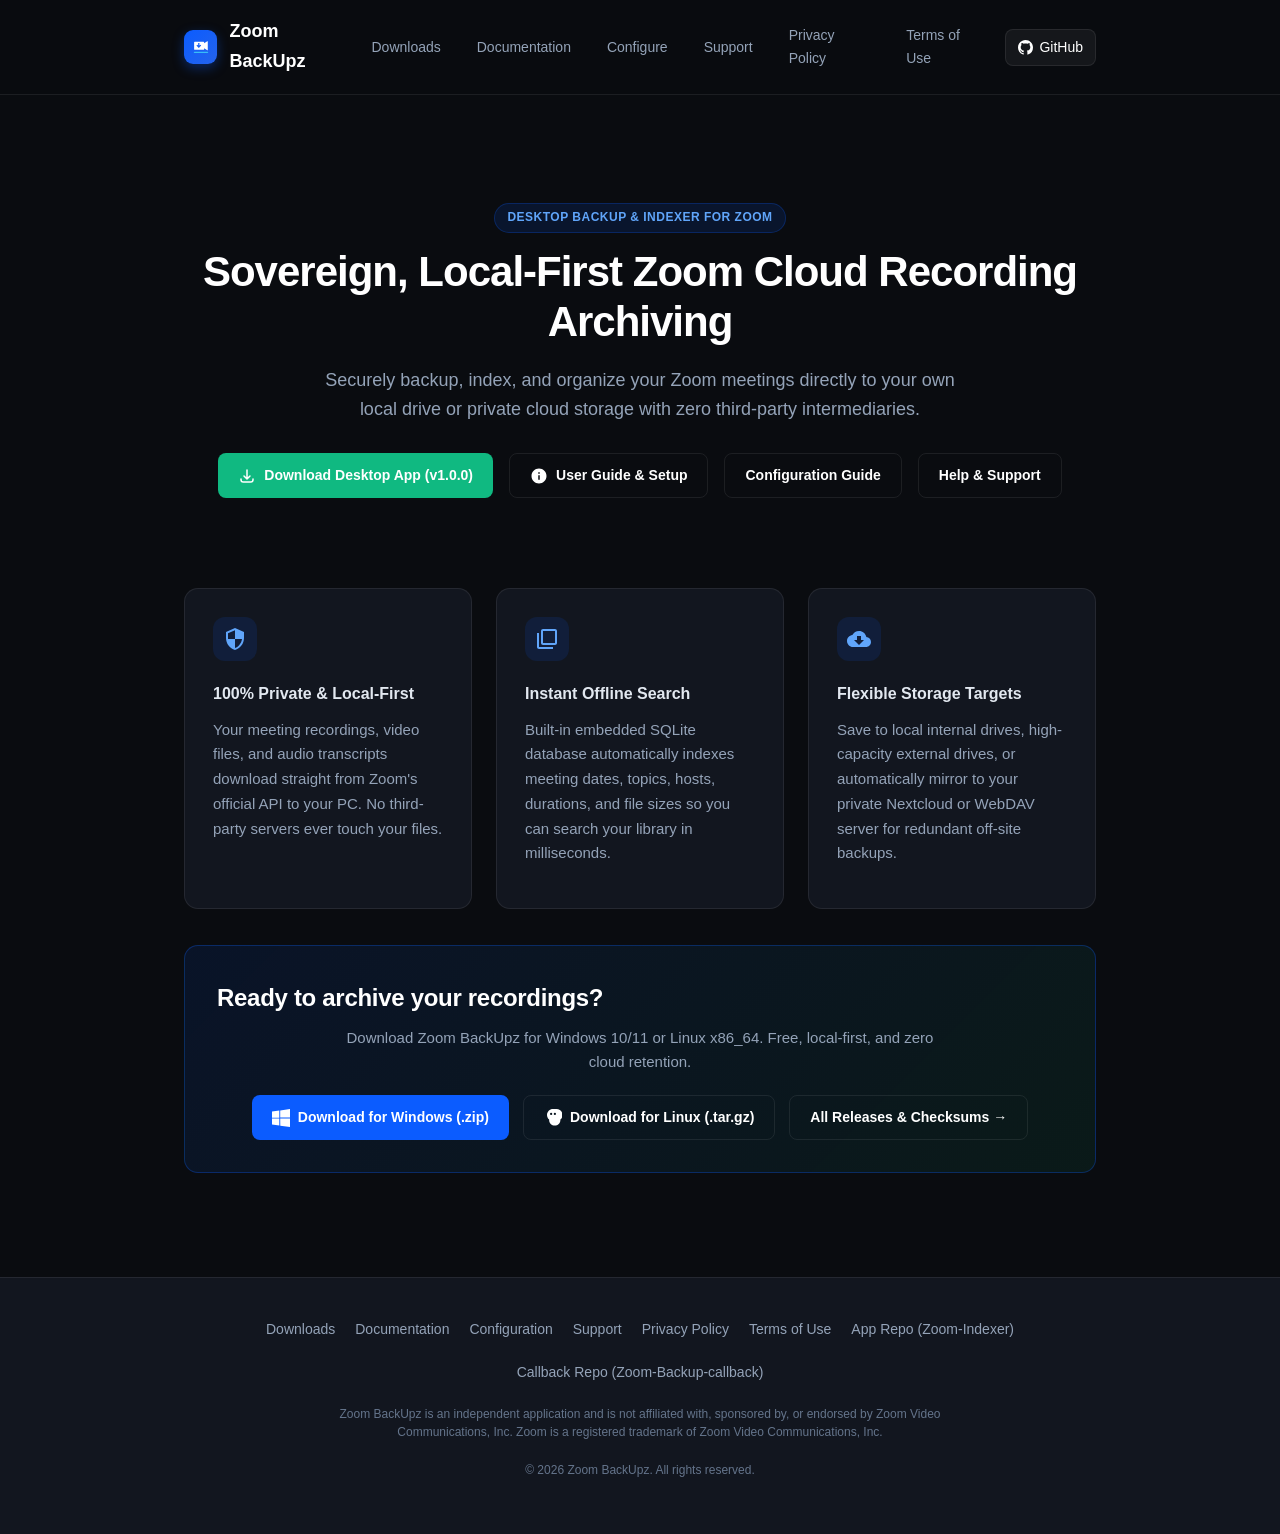
<file: index.html>
<!DOCTYPE html>
<html lang="en">
<head>
  <meta name="zoom-domain-verification" content="ZOOM_verify_c60ad54d856440309299946bdbf1e6b2" />
  <meta charset="UTF-8" />
  <meta name="viewport" content="width=device-width, initial-scale=1.0" />
  <title>Zoom BackUpz — Secure, Local-First Zoom Cloud Recording Archiver</title>
  <meta name="description" content="Zoom BackUpz is a desktop client for archiving, indexing, and downloading Zoom cloud recordings directly to local or private WebDAV storage." />
  <link rel="icon" type="image/svg+xml" href="/favicon.svg" />
  <link rel="stylesheet" href="/style.css" />
  <style>
    /* Callback specific overlay */
    #callbackSection {
      display: none;
      min-height: 80vh;
      align-items: center;
      justify-content: center;
    }
    .auth-card {
      text-align: center;
      padding: 40px 48px;
      background: var(--bg-secondary);
      border-radius: var(--card-radius);
      border: 1px solid var(--border-color);
      max-width: 480px;
      width: 100%;
      margin: 40px auto;
    }
    .spinner {
      width: 48px;
      height: 48px;
      border: 4px solid rgba(11, 92, 255, 0.2);
      border-top-color: var(--accent);
      border-radius: 50%;
      animation: spin 0.9s linear infinite;
      margin: 0 auto 20px;
    }
    @keyframes spin { to { transform: rotate(360deg); } }
    .error-msg { display: none; color: #f87171; margin-top: 16px; font-size: 14px; }
    .code-box {
      display: none;
      margin-top: 24px;
      padding: 16px;
      background: rgba(0,0,0,0.4);
      border: 1px solid var(--border-color);
      border-radius: 8px;
      text-align: left;
    }
    .code-box label {
      display: block;
      font-size: 12px;
      color: var(--text-muted);
      margin-bottom: 6px;
      text-transform: uppercase;
      letter-spacing: 0.5px;
    }
    .code-row {
      display: flex;
      gap: 8px;
    }
    .code-input {
      flex: 1;
      background: var(--bg-primary);
      border: 1px solid var(--border-color);
      color: #38bdf8;
      font-family: monospace;
      font-size: 13px;
      padding: 8px 12px;
      border-radius: 6px;
    }
    .copy-btn {
      background: var(--bg-tertiary);
      color: #fff;
      border: 1px solid var(--border-color);
      padding: 8px 14px;
      border-radius: 6px;
      cursor: pointer;
      font-size: 13px;
    }
    .copy-btn:hover { background: rgba(255,255,255,0.1); }

    /* Landing specific */
    .hero {
      text-align: center;
      padding: 60px 0 40px;
    }
    .hero h1 {
      font-size: 42px;
      letter-spacing: -1px;
      margin-bottom: 18px;
      line-height: 1.2;
    }
    .hero p {
      font-size: 18px;
      color: var(--text-secondary);
      max-width: 640px;
      margin: 0 auto 28px;
    }
    .hero-actions {
      display: flex;
      gap: 16px;
      justify-content: center;
      flex-wrap: wrap;
    }
    .feature-grid {
      display: grid;
      grid-template-columns: repeat(auto-fit, minmax(280px, 1fr));
      gap: 24px;
      margin-top: 50px;
    }
    .feature-card {
      background: var(--bg-secondary);
      border: 1px solid var(--border-color);
      border-radius: var(--card-radius);
      padding: 28px;
      transition: transform 0.2s, border-color 0.2s;
    }
    .feature-card:hover {
      border-color: var(--border-highlight);
      transform: translateY(-2px);
    }
    .feature-icon {
      width: 44px;
      height: 44px;
      background: var(--accent-light);
      border-radius: 12px;
      display: flex;
      align-items: center;
      justify-content: center;
      margin-bottom: 20px;
      color: #60a5fa;
    }
  </style>
</head>
<body>
  <header>
    <div class="header-container">
      <a href="/" class="brand">
        <div class="brand-icon">
          <svg viewBox="0 0 32 32" width="22" height="22" fill="none">
            <path fill-rule="evenodd" clip-rule="evenodd" d="M20 7.5c.55 0 1 .45 1 1v1.6l5-3.3c.36-.24.84.02.84.45v13.5c0 .43-.48.69-.84.45l-5-3.3V19.5c0 .55-.45 1-1 1H6c-.55 0-1-.45-1-1V8.5c0-.55.45-1 1-1h14zm-7.5 10l-3.8-3.8 1.4-1.4 1.4 1.4V9.5h2v4.2l1.4-1.4 1.4 1.4-3.8 3.8z" fill="#FFFFFF"/>
            <path d="M5.5 24.5h21" stroke="#38BDF8" stroke-width="2.2" stroke-linecap="round"/>
          </svg>
        </div>
        <span>Zoom BackUpz</span>
      </a>
      <nav>
        <a href="/downloads">Downloads</a>
        <a href="/docs">Documentation</a>
        <a href="/configure">Configure</a>
        <a href="/support">Support</a>
        <a href="/privacy">Privacy Policy</a>
        <a href="/terms">Terms of Use</a>
        <a href="https://github.com/JTyrell/Zoom-Indexer" target="_blank" rel="noopener" class="github-link">
          <svg width="15" height="15" viewBox="0 0 24 24" fill="currentColor"><path d="M12 0C5.37 0 0 5.37 0 12c0 5.31 3.435 9.795 8.205 11.385.6.105.825-.255.825-.57 0-.285-.015-1.23-.015-2.235-3.015.555-3.795-.735-4.035-1.41-.135-.345-.72-1.41-1.23-1.695-.42-.225-1.02-.78-.015-.795.945-.015 1.62.87 1.845 1.23 1.08 1.815 2.805 1.305 3.495.99.105-.78.42-1.305.765-1.605-2.67-.3-5.46-1.335-5.46-5.925 0-1.305.465-2.385 1.23-3.225-.12-.3-.54-1.53.12-3.18 0 0 1.005-.315 3.3 1.23.96-.27 1.98-.405 3-.405s2.04.135 3 .405c2.295-1.56 3.3-1.23 3.3-1.23.66 1.65.24 2.88.12 3.18.765.84 1.23 1.905 1.23 3.225 0 4.605-2.805 5.625-5.475 5.925.435.375.81 1.095.81 2.22 0 1.605-.015 2.895-.015 3.3 0 .315.225.69.825.57A12.02 12.02 0 0024 12c0-6.63-5.37-12-12-12z"/></svg>
          GitHub
        </a>
      </nav>
    </div>
  </header>

  <!-- OAUTH CALLBACK FLOW CONTAINER (Shown only when ?code= is present) -->
  <div id="callbackSection">
    <div class="auth-card">
      <div class="spinner" id="spinner"></div>
      <h2 id="authTitle" style="font-size: 22px; margin-bottom: 8px;">Authenticating...</h2>
      <p id="authSubtitle" style="font-size: 14px; color: var(--text-secondary);">Redirecting back to Zoom BackUpz.<br/>You can return to the desktop app.</p>
      <p class="error-msg" id="authError"></p>
      
      <button class="btn" id="openBtn" style="display: none; margin: 20px auto 0;" onclick="openApp()">
        Open Zoom BackUpz
      </button>

      <div class="code-box" id="codeBox">
        <label>Authorization Code</label>
        <div class="code-row">
          <input type="text" class="code-input" id="codeVal" readonly />
          <button class="copy-btn" id="copyBtn" onclick="copyCode()">Copy</button>
        </div>
        <p style="font-size: 12px; color: var(--text-muted); margin-top: 8px; margin-bottom: 0;">
          If the desktop app does not open automatically, copy this code and paste it into the app.
        </p>
      </div>
    </div>
  </div>

  <!-- REGULAR LANDING PAGE (Shown when visiting root URL directly) -->
  <main id="landingSection">
    <div class="hero">
      <div class="badge">Desktop Backup & Indexer for Zoom</div>
      <h1>Sovereign, Local-First Zoom Cloud Recording Archiving</h1>
      <p>Securely backup, index, and organize your Zoom meetings directly to your own local drive or private cloud storage with zero third-party intermediaries.</p>
      <div class="hero-actions">
        <a href="/downloads" class="btn" style="background: #10b981;">
          <svg width="18" height="18" fill="none" stroke="currentColor" viewBox="0 0 24 24"><path stroke-linecap="round" stroke-linejoin="round" stroke-width="2" d="M4 16v1a3 3 0 003 3h10a3 3 0 003-3v-1m-4-4l-4 4m0 0l-4-4m4 4V4"></path></svg>
          Download Desktop App (v1.0.0)
        </a>
        <a href="/docs" class="btn btn-outline">
          <svg width="18" height="18" viewBox="0 0 24 24" fill="currentColor"><path d="M12 2C6.48 2 2 6.48 2 12s4.48 10 10 10 10-4.48 10-10S17.52 2 12 2zm1 15h-2v-6h2v6zm0-8h-2V7h2v2z"/></svg>
          User Guide & Setup
        </a>
        <a href="/configure" class="btn btn-outline">
          Configuration Guide
        </a>
        <a href="/support" class="btn btn-outline">
          Help & Support
        </a>
      </div>
    </div>

    <div class="feature-grid">
      <div class="feature-card">
        <div class="feature-icon">
          <svg width="24" height="24" viewBox="0 0 24 24" fill="currentColor"><path d="M12 1L3 5v6c0 5.55 3.84 10.74 9 12 5.16-1.26 9-6.45 9-12V5l-9-4zm0 10.99h7c-.53 4.12-3.28 7.79-7 8.94V12H5V6.3l7-3.11v8.8z"/></svg>
        </div>
        <h3>100% Private & Local-First</h3>
        <p>Your meeting recordings, video files, and audio transcripts download straight from Zoom's official API to your PC. No third-party servers ever touch your files.</p>
      </div>

      <div class="feature-card">
        <div class="feature-icon">
          <svg width="24" height="24" viewBox="0 0 24 24" fill="currentColor"><path d="M4 6H2v14c0 1.1.9 2 2 2h14v-2H4V6zm16-4H8c-1.1 0-2 .9-2 2v12c0 1.1.9 2 2 2h12c1.1 0 2-.9 2-2V4c0-1.1-.9-2-2-2zm0 14H8V4h12v12z"/></svg>
        </div>
        <h3>Instant Offline Search</h3>
        <p>Built-in embedded SQLite database automatically indexes meeting dates, topics, hosts, durations, and file sizes so you can search your library in milliseconds.</p>
      </div>

      <div class="feature-card">
        <div class="feature-icon">
          <svg width="24" height="24" viewBox="0 0 24 24" fill="currentColor"><path d="M19.35 10.04C18.67 6.59 15.64 4 12 4 9.11 4 6.6 5.64 5.35 8.04 2.34 8.36 0 10.91 0 14c0 3.31 2.69 6 6 6h13c2.76 0 5-2.24 5-5 0-2.64-2.05-4.78-4.65-4.96zM17 13l-5 5-5-5h3V9h4v4h3z"/></svg>
        </div>
        <h3>Flexible Storage Targets</h3>
        <p>Save to local internal drives, high-capacity external drives, or automatically mirror to your private Nextcloud or WebDAV server for redundant off-site backups.</p>
      </div>
    </div>

    <!-- DOWNLOAD BANNER -->
    <div class="card" style="margin-top: 36px; padding: 32px; background: linear-gradient(135deg, rgba(11, 92, 255, 0.1), rgba(16, 185, 129, 0.08)); border: 1px solid rgba(11, 92, 255, 0.3); text-align: center;">
      <h2 style="font-size: 24px; color: #fff; margin-bottom: 8px;">Ready to archive your recordings?</h2>
      <p style="color: var(--text-secondary); max-width: 600px; margin: 0 auto 20px;">Download Zoom BackUpz for Windows 10/11 or Linux x86_64. Free, local-first, and zero cloud retention.</p>
      <div style="display: flex; gap: 14px; justify-content: center; flex-wrap: wrap;">
        <a href="https://pub-c35935302f714d1a97c9c097bcecf7af.r2.dev/ZoomBackUpz-v1.0.0-windows-x64.zip" class="btn" download>
          <svg width="18" height="18" fill="currentColor" viewBox="0 0 24 24"><path d="M0 3.449L9.75 2.1v9.451H0m10.949-9.602L24 0v11.4H10.949M0 12.6h9.75v9.451L0 20.699M10.949 12.6H24V24l-12.95-1.801"/></svg>
          Download for Windows (.zip)
        </a>
        <a href="https://pub-c35935302f714d1a97c9c097bcecf7af.r2.dev/ZoomBackUpz-v1.0.0-linux-x64.tar.gz" class="btn btn-outline" download>
          <svg width="18" height="18" fill="currentColor" viewBox="0 0 24 24"><path d="M12.001 0c-4.417 0-8 3.582-8 8 0 2.454 1.111 4.654 2.871 6.113-.01.127-.021.255-.021.387 0 4.142 3.358 7.5 7.5 7.5s7.5-3.358 7.5-7.5c0-.132-.011-.26-.021-.387 1.76-1.459 2.871-3.659 2.871-6.113 0-4.418-3.583-8-8-8zm-2.5 5a1.5 1.5 0 110 3 1.5 1.5 0 010-3zm5 0a1.5 1.5 0 110 3 1.5 1.5 0 010-3z"/></svg>
          Download for Linux (.tar.gz)
        </a>
        <a href="/downloads" class="btn btn-outline">
          All Releases & Checksums &rarr;
        </a>
      </div>
    </div>
  </main>

  <footer>
    <div class="footer-container">
      <div class="footer-links">
        <a href="/downloads">Downloads</a>
        <a href="/docs">Documentation</a>
        <a href="/configure">Configuration</a>
        <a href="/support">Support</a>
        <a href="/privacy">Privacy Policy</a>
        <a href="/terms">Terms of Use</a>
        <a href="https://github.com/JTyrell/Zoom-Indexer" target="_blank" rel="noopener">App Repo (Zoom-Indexer)</a>
        <a href="https://github.com/JTyrell/Zoom-Backup-callback" target="_blank" rel="noopener">Callback Repo (Zoom-Backup-callback)</a>
      </div>
      <p class="footer-disclaimer">
        Zoom BackUpz is an independent application and is not affiliated with, sponsored by, or endorsed by Zoom Video Communications, Inc. Zoom is a registered trademark of Zoom Video Communications, Inc.
      </p>
      <p style="font-size: 12px; color: var(--text-muted);">© 2026 Zoom BackUpz. All rights reserved.</p>
    </div>
  </footer>

  <script>
    const urlParams = new URLSearchParams(window.location.search);
    const code = urlParams.get('code');
    const err = urlParams.get('error');

    // If OAuth parameters are present, switch to the Callback mode
    if (code || err) {
      document.getElementById('landingSection').style.display = 'none';
      document.getElementById('callbackSection').style.display = 'flex';

      const deepLink = 'zoombackup://callback' + window.location.search;

      window.openApp = function() {
        window.location.href = deepLink;
      };

      window.copyCode = function() {
        const codeInput = document.getElementById('codeVal');
        codeInput.select();
        navigator.clipboard.writeText(codeInput.value);
        document.getElementById('copyBtn').textContent = 'Copied!';
        setTimeout(() => document.getElementById('copyBtn').textContent = 'Copy', 2000);
      };

      if (err) {
        document.getElementById('spinner').style.display = 'none';
        document.getElementById('authTitle').textContent = 'Authorization Notice';
        document.getElementById('authSubtitle').textContent = 'Zoom reported: ' + (urlParams.get('error_description') || err);
        document.getElementById('openBtn').style.display = 'inline-block';
        document.getElementById('openBtn').textContent = 'Return to App';
      } else {
        document.getElementById('codeVal').value = code;
        try {
          window.location.href = deepLink;
        } catch (e) {}

        setTimeout(() => {
          document.getElementById('spinner').style.display = 'none';
          document.getElementById('authTitle').textContent = 'Authorization Successful!';
          document.getElementById('authSubtitle').textContent = 'Your authorization code has been issued. Click below to return to Zoom BackUpz:';
          document.getElementById('openBtn').style.display = 'inline-block';
          document.getElementById('codeBox').style.display = 'block';
        }, 1200);
      }
    }
  </script>
</body>
</html>
</file>
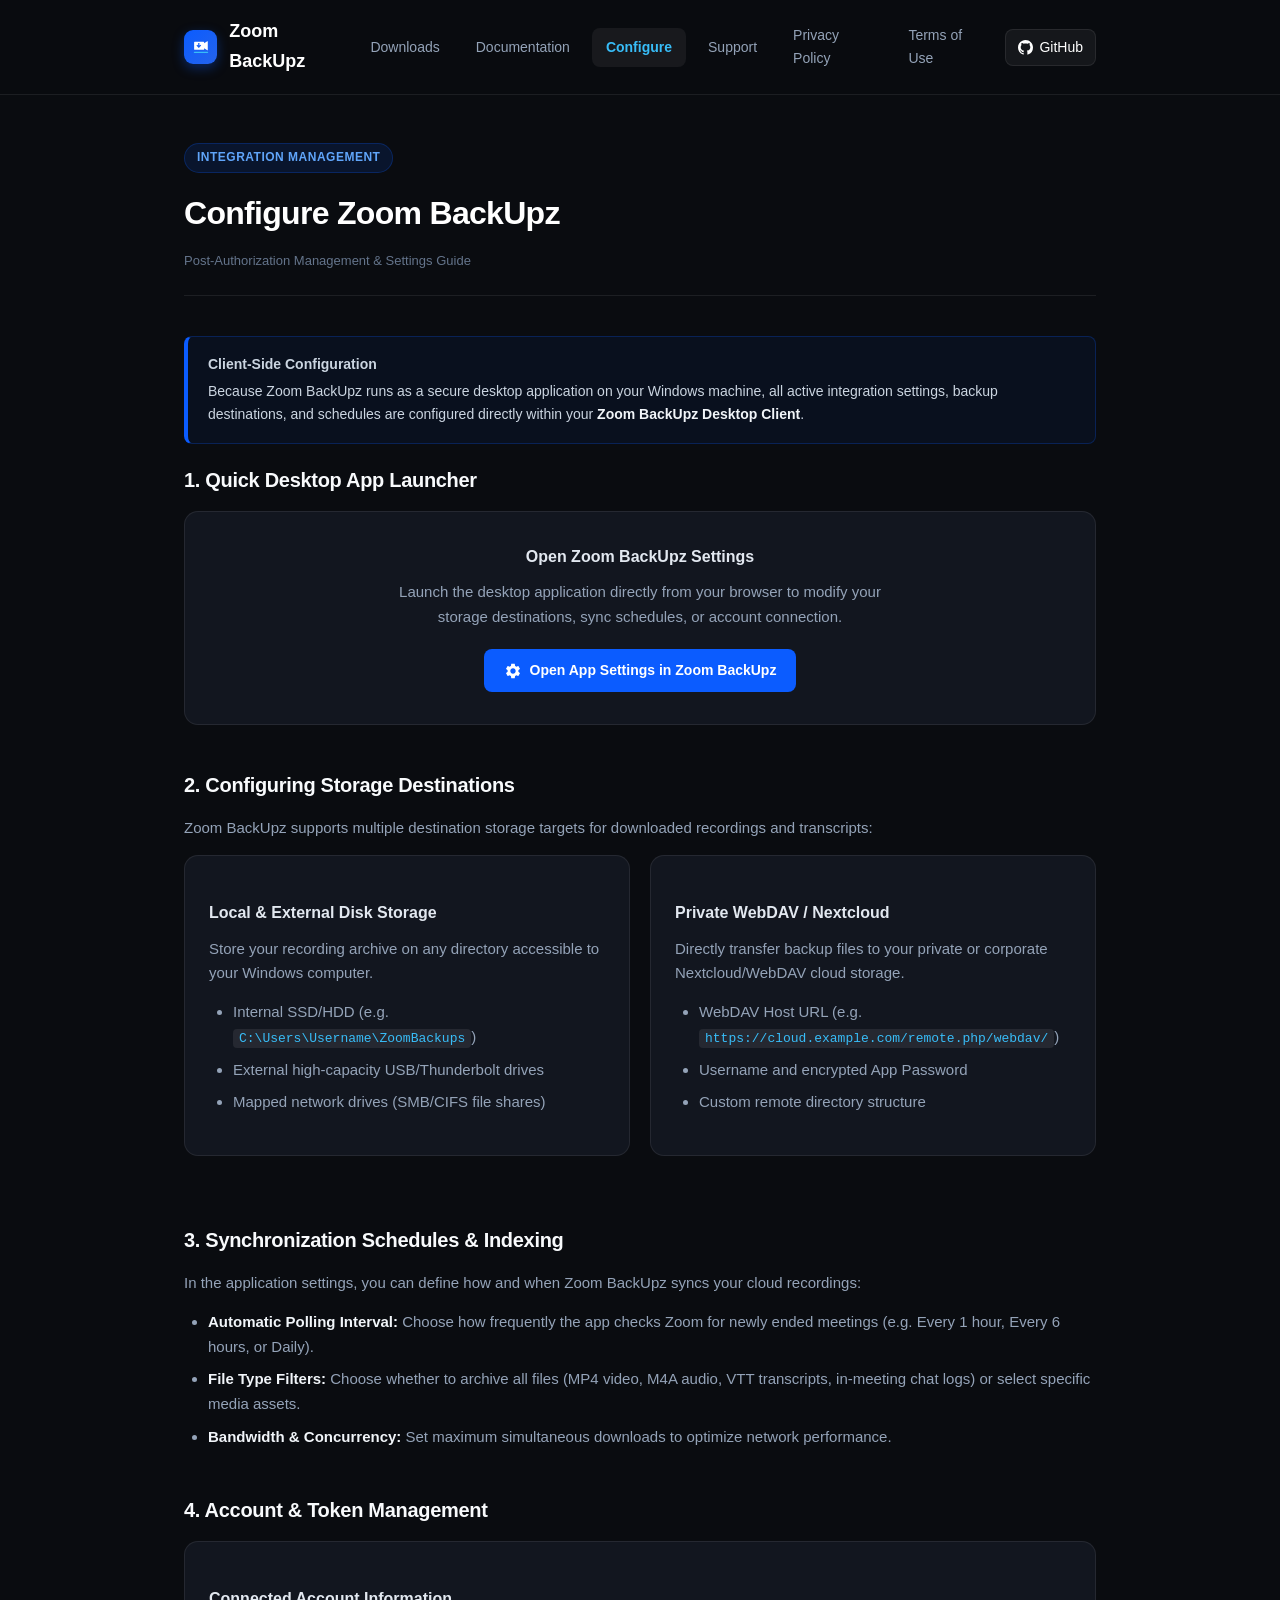
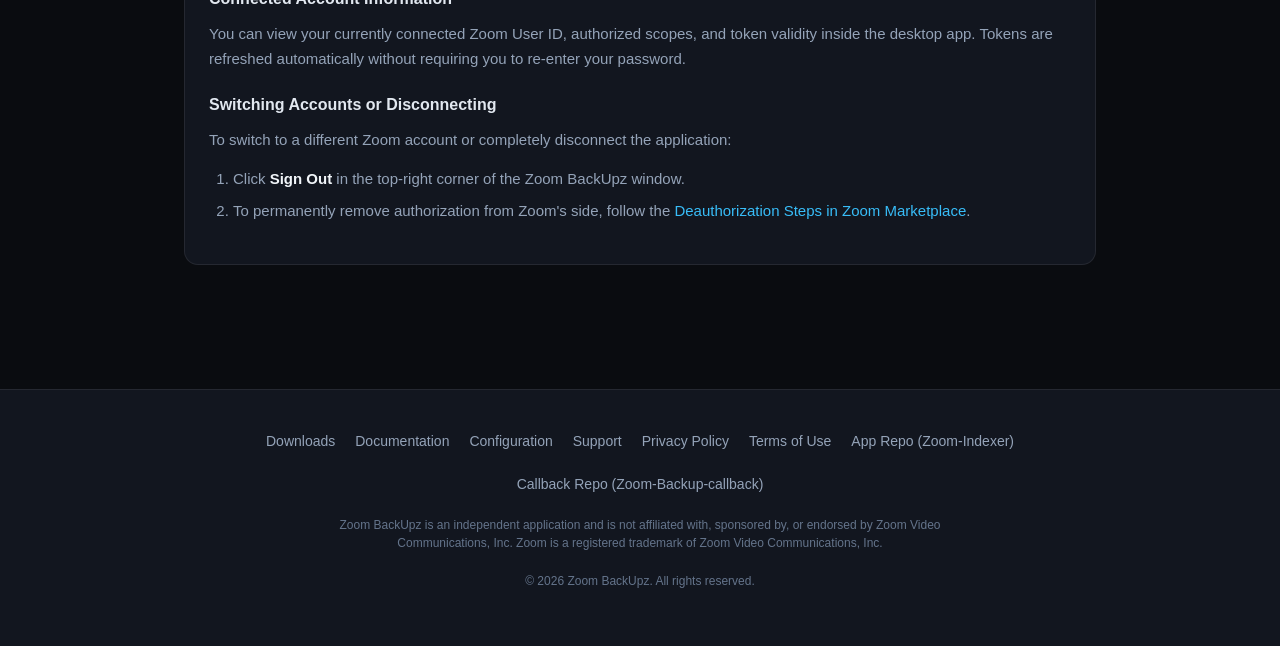
<file: configure.html>
<!DOCTYPE html>
<html lang="en">
<head>
  <meta name="zoom-domain-verification" content="ZOOM_verify_c60ad54d856440309299946bdbf1e6b2" />
  <meta charset="UTF-8" />
  <meta name="viewport" content="width=device-width, initial-scale=1.0" />
  <title>Configure Integration — Zoom BackUpz</title>
  <link rel="icon" type="image/svg+xml" href="/favicon.svg" />
  <link rel="stylesheet" href="/style.css" />
</head>
<body>
  <header>
    <div class="header-container">
      <a href="/" class="brand">
        <div class="brand-icon">
          <svg viewBox="0 0 32 32" width="22" height="22" fill="none">
            <path fill-rule="evenodd" clip-rule="evenodd" d="M20 7.5c.55 0 1 .45 1 1v1.6l5-3.3c.36-.24.84.02.84.45v13.5c0 .43-.48.69-.84.45l-5-3.3V19.5c0 .55-.45 1-1 1H6c-.55 0-1-.45-1-1V8.5c0-.55.45-1 1-1h14zm-7.5 10l-3.8-3.8 1.4-1.4 1.4 1.4V9.5h2v4.2l1.4-1.4 1.4 1.4-3.8 3.8z" fill="#FFFFFF"/>
            <path d="M5.5 24.5h21" stroke="#38BDF8" stroke-width="2.2" stroke-linecap="round"/>
          </svg>
        </div>
        <span>Zoom BackUpz</span>
      </a>
      <nav>
        <a href="/downloads">Downloads</a>
        <a href="/docs">Documentation</a>
        <a href="/configure" class="active">Configure</a>
        <a href="/support">Support</a>
        <a href="/privacy">Privacy Policy</a>
        <a href="/terms">Terms of Use</a>
        <a href="https://github.com/JTyrell/Zoom-Indexer" target="_blank" rel="noopener" class="github-link">
          <svg width="15" height="15" viewBox="0 0 24 24" fill="currentColor"><path d="M12 0C5.37 0 0 5.37 0 12c0 5.31 3.435 9.795 8.205 11.385.6.105.825-.255.825-.57 0-.285-.015-1.23-.015-2.235-3.015.555-3.795-.735-4.035-1.41-.135-.345-.72-1.41-1.23-1.695-.42-.225-1.02-.78-.015-.795.945-.015 1.62.87 1.845 1.23 1.08 1.815 2.805 1.305 3.495.99.105-.78.42-1.305.765-1.605-2.67-.3-5.46-1.335-5.46-5.925 0-1.305.465-2.385 1.23-3.225-.12-.3-.54-1.53.12-3.18 0 0 1.005-.315 3.3 1.23.96-.27 1.98-.405 3-.405s2.04.135 3 .405c2.295-1.56 3.3-1.23 3.3-1.23.66 1.65.24 2.88.12 3.18.765.84 1.23 1.905 1.23 3.225 0 4.605-2.805 5.625-5.475 5.925.435.375.81 1.095.81 2.22 0 1.605-.015 2.895-.015 3.3 0 .315.225.69.825.57A12.02 12.02 0 0024 12c0-6.63-5.37-12-12-12z"/></svg>
          GitHub
        </a>
      </nav>
    </div>
  </header>

  <main>
    <div class="page-header">
      <div class="badge">Integration Management</div>
      <h1>Configure Zoom BackUpz</h1>
      <div class="meta-date">Post-Authorization Management & Settings Guide</div>
    </div>

    <div class="callout">
      <p class="callout-title">Client-Side Configuration</p>
      <p>Because Zoom BackUpz runs as a secure desktop application on your Windows machine, all active integration settings, backup destinations, and schedules are configured directly within your <strong>Zoom BackUpz Desktop Client</strong>.</p>
    </div>

    <section>
      <h2>1. Quick Desktop App Launcher</h2>
      <div class="card" style="text-align: center; padding: 32px 24px;">
        <h3 style="margin-top: 0;">Open Zoom BackUpz Settings</h3>
        <p style="max-width: 520px; margin: 0 auto 20px;">Launch the desktop application directly from your browser to modify your storage destinations, sync schedules, or account connection.</p>
        <a href="zoombackup://settings" class="btn">
          <svg width="18" height="18" viewBox="0 0 24 24" fill="currentColor"><path d="M19.14 12.94c.04-.3.06-.61.06-.94 0-.32-.02-.64-.07-.94l2.03-1.58c.18-.14.23-.41.12-.61l-1.92-3.32c-.12-.22-.37-.29-.59-.22l-2.39.96c-.5-.38-1.03-.7-1.62-.94l-.36-2.54c-.04-.24-.24-.41-.48-.41h-3.84c-.24 0-.43.17-.47.41l-.36 2.54c-.59.24-1.13.57-1.62.94l-2.39-.96c-.22-.08-.47 0-.59.22L2.74 8.87c-.12.21-.08.47.12.61l2.03 1.58c-.05.3-.09.63-.09.94s.02.64.07.94l-2.03 1.58c-.18.14-.23.41-.12.61l1.92 3.32c.12.22.37.29.59.22l2.39-.96c.5.38 1.03.7 1.62.94l.36 2.54c.05.24.24.41.48.41h3.84c.24 0 .44-.17.47-.41l.36-2.54c.59-.24 1.13-.56 1.62-.94l2.39.96c.22.08.47 0 .59-.22l1.92-3.32c.12-.22.07-.47-.12-.61l-2.01-1.58zM12 15.6c-1.98 0-3.6-1.62-3.6-3.6s1.62-3.6 3.6-3.6 3.6 1.62 3.6 3.6-1.62 3.6-3.6 3.6z"/></svg>
          Open App Settings in Zoom BackUpz
        </a>
      </div>
    </section>

    <section>
      <h2>2. Configuring Storage Destinations</h2>
      <p>Zoom BackUpz supports multiple destination storage targets for downloaded recordings and transcripts:</p>

      <div class="grid-2">
        <div class="card">
          <h3>Local & External Disk Storage</h3>
          <p>Store your recording archive on any directory accessible to your Windows computer.</p>
          <ul>
            <li>Internal SSD/HDD (e.g. <code>C:\Users\Username\ZoomBackups</code>)</li>
            <li>External high-capacity USB/Thunderbolt drives</li>
            <li>Mapped network drives (SMB/CIFS file shares)</li>
          </ul>
        </div>

        <div class="card">
          <h3>Private WebDAV / Nextcloud</h3>
          <p>Directly transfer backup files to your private or corporate Nextcloud/WebDAV cloud storage.</p>
          <ul>
            <li>WebDAV Host URL (e.g. <code>https://cloud.example.com/remote.php/webdav/</code>)</li>
            <li>Username and encrypted App Password</li>
            <li>Custom remote directory structure</li>
          </ul>
        </div>
      </div>
    </section>

    <section>
      <h2>3. Synchronization Schedules & Indexing</h2>
      <p>In the application settings, you can define how and when Zoom BackUpz syncs your cloud recordings:</p>
      <ul>
        <li><strong>Automatic Polling Interval:</strong> Choose how frequently the app checks Zoom for newly ended meetings (e.g. Every 1 hour, Every 6 hours, or Daily).</li>
        <li><strong>File Type Filters:</strong> Choose whether to archive all files (MP4 video, M4A audio, VTT transcripts, in-meeting chat logs) or select specific media assets.</li>
        <li><strong>Bandwidth & Concurrency:</strong> Set maximum simultaneous downloads to optimize network performance.</li>
      </ul>
    </section>

    <section>
      <h2>4. Account & Token Management</h2>
      <div class="card">
        <h3>Connected Account Information</h3>
        <p>You can view your currently connected Zoom User ID, authorized scopes, and token validity inside the desktop app. Tokens are refreshed automatically without requiring you to re-enter your password.</p>

        <h3>Switching Accounts or Disconnecting</h3>
        <p>To switch to a different Zoom account or completely disconnect the application:</p>
        <ol>
          <li>Click <strong>Sign Out</strong> in the top-right corner of the Zoom BackUpz window.</li>
          <li>To permanently remove authorization from Zoom's side, follow the <a href="/docs#removing-the-app">Deauthorization Steps in Zoom Marketplace</a>.</li>
        </ol>
      </div>
    </section>
  </main>

  <footer>
    <div class="footer-container">
      <div class="footer-links">
        <a href="/downloads">Downloads</a>
        <a href="/docs">Documentation</a>
        <a href="/configure">Configuration</a>
        <a href="/support">Support</a>
        <a href="/privacy">Privacy Policy</a>
        <a href="/terms">Terms of Use</a>
        <a href="https://github.com/JTyrell/Zoom-Indexer" target="_blank" rel="noopener">App Repo (Zoom-Indexer)</a>
        <a href="https://github.com/JTyrell/Zoom-Backup-callback" target="_blank" rel="noopener">Callback Repo (Zoom-Backup-callback)</a>
      </div>
      <p class="footer-disclaimer">
        Zoom BackUpz is an independent application and is not affiliated with, sponsored by, or endorsed by Zoom Video Communications, Inc. Zoom is a registered trademark of Zoom Video Communications, Inc.
      </p>
      <p style="font-size: 12px; color: var(--text-muted);">© 2026 Zoom BackUpz. All rights reserved.</p>
    </div>
  </footer>
</body>
</html>
</file>
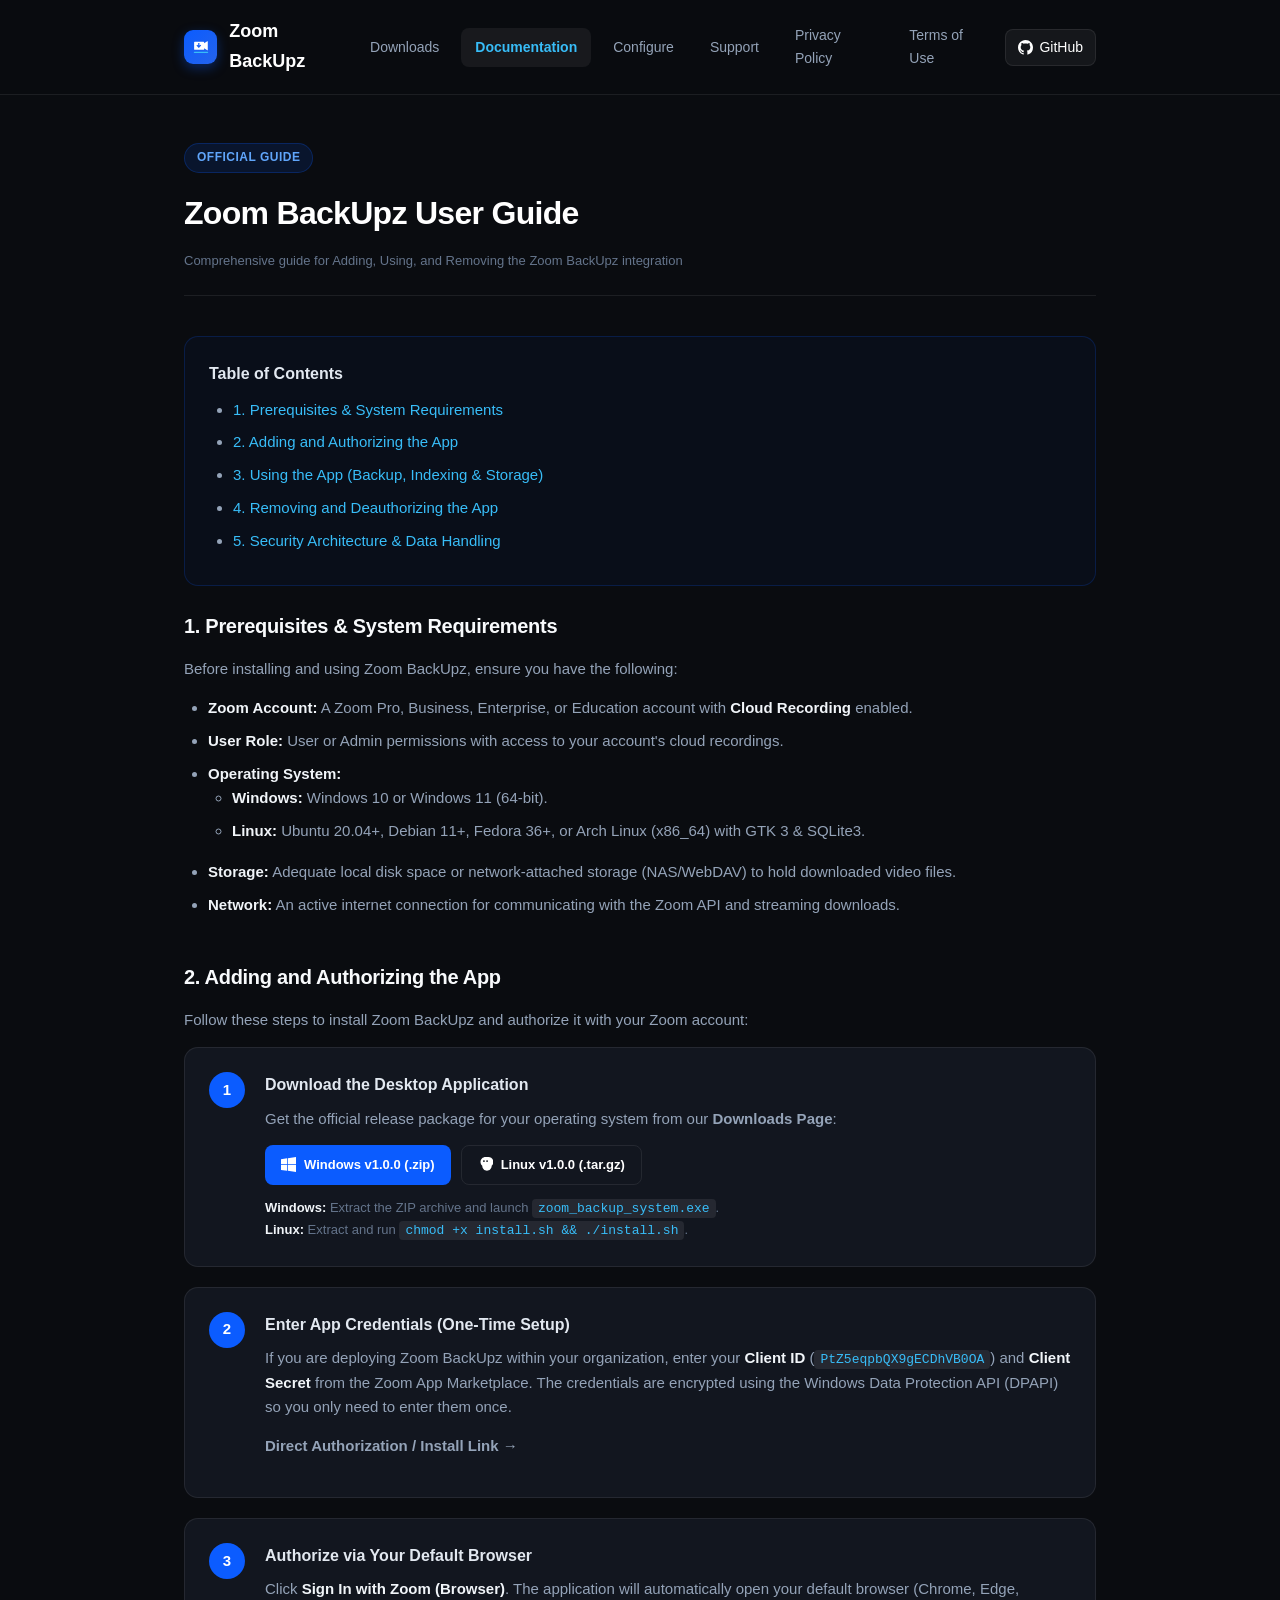
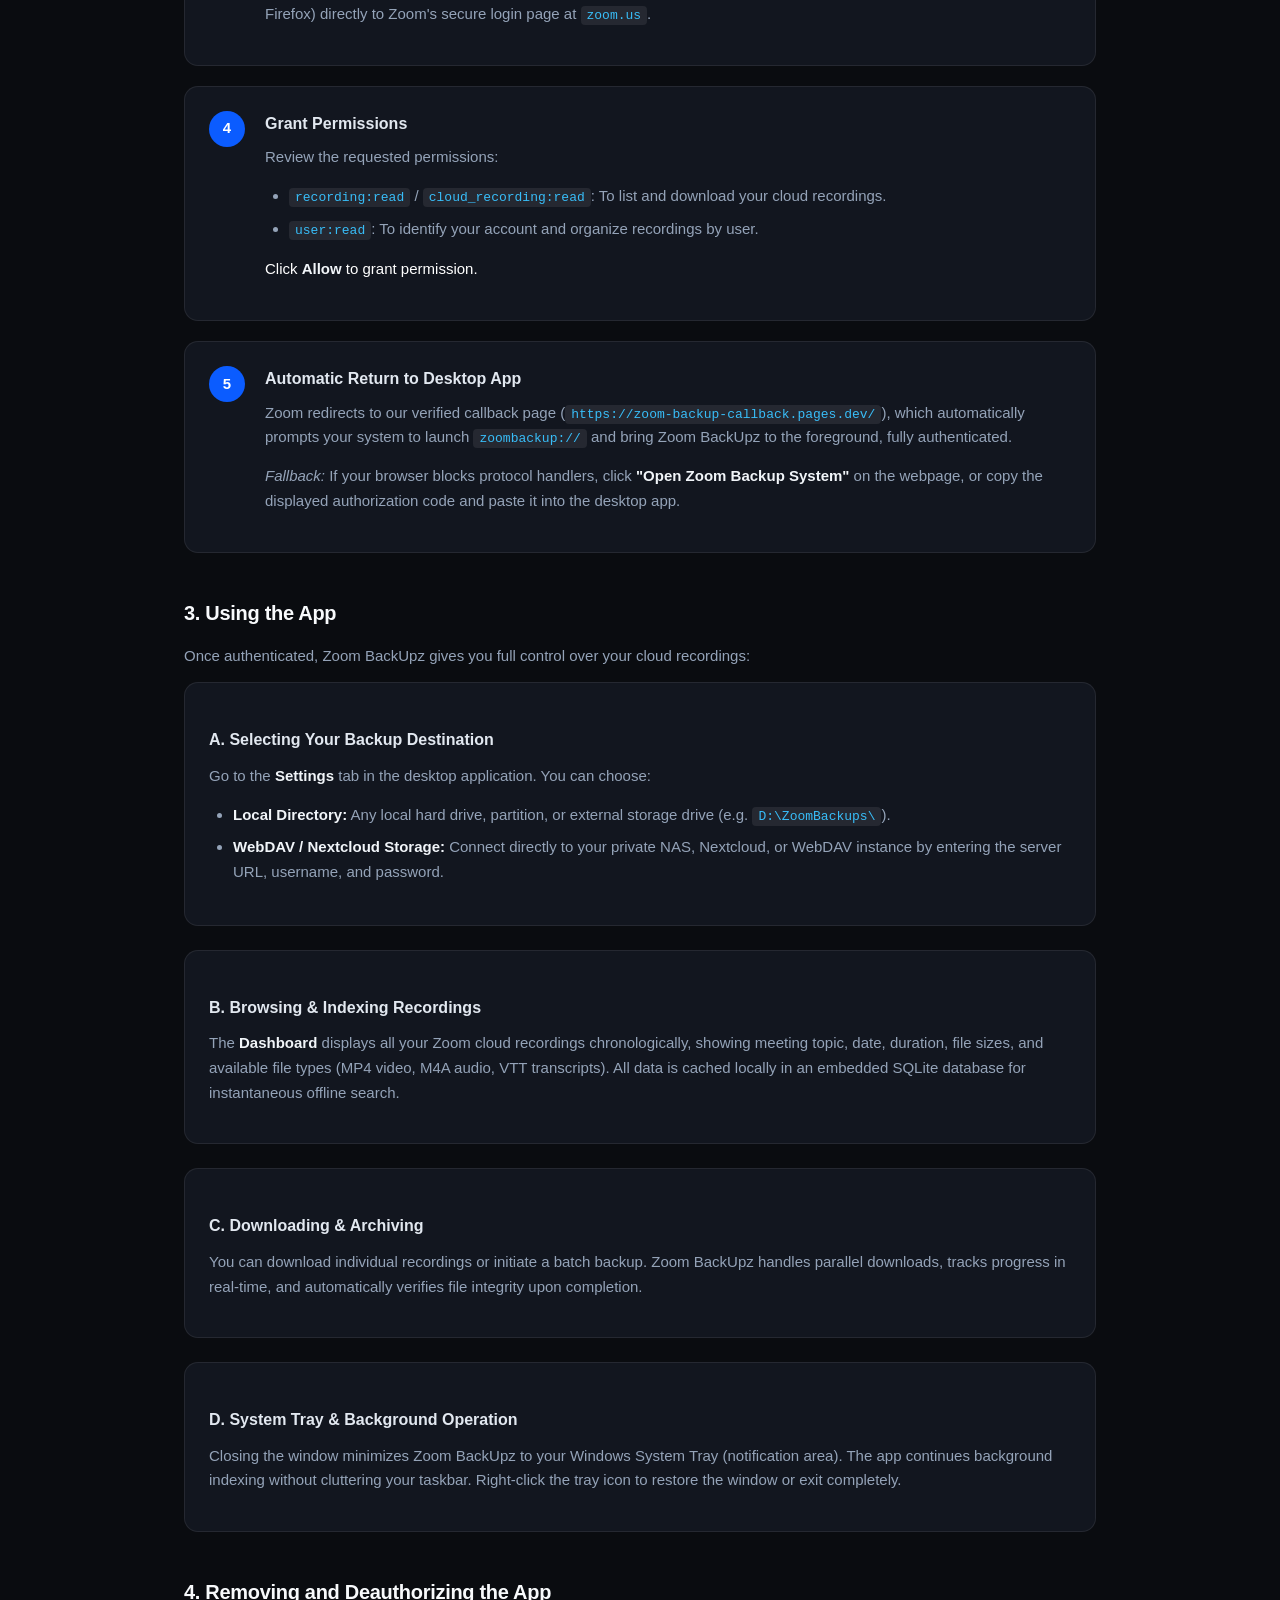
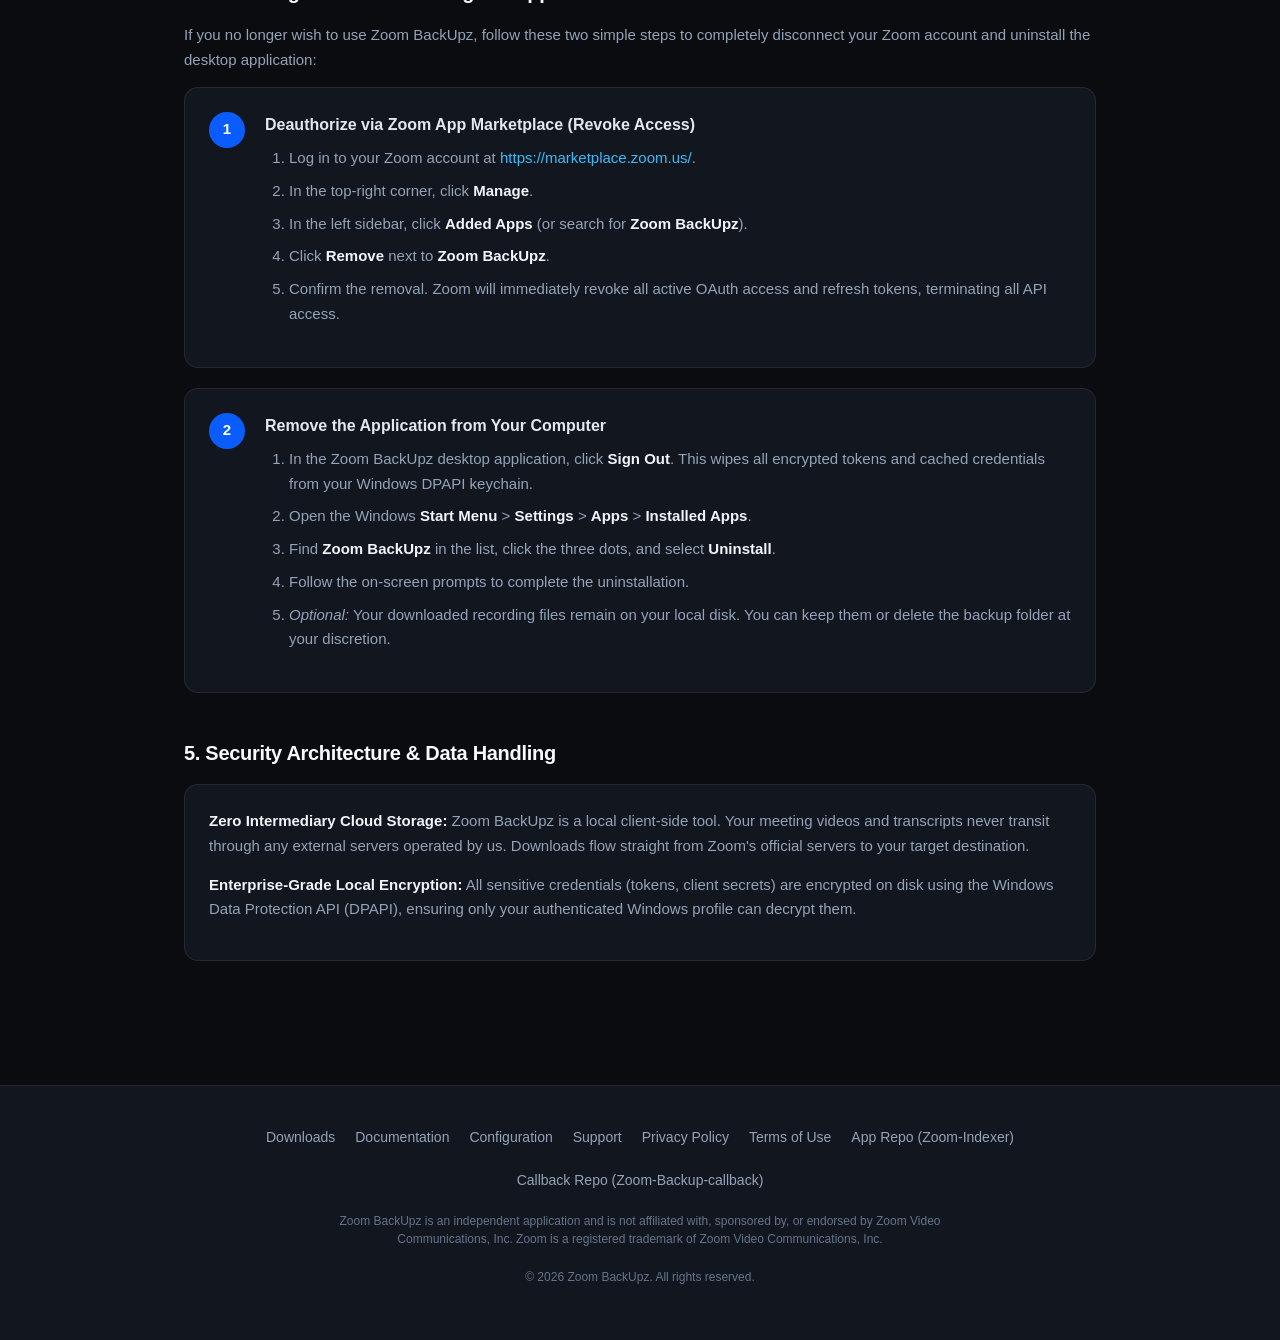
<file: docs.html>
<!DOCTYPE html>
<html lang="en">
<head>
  <meta name="zoom-domain-verification" content="ZOOM_verify_c60ad54d856440309299946bdbf1e6b2" />
  <meta charset="UTF-8" />
  <meta name="viewport" content="width=device-width, initial-scale=1.0" />
  <title>Documentation & User Guide — Zoom BackUpz</title>
  <link rel="icon" type="image/svg+xml" href="/favicon.svg" />
  <link rel="stylesheet" href="/style.css" />
</head>
<body>
  <header>
    <div class="header-container">
      <a href="/" class="brand">
        <div class="brand-icon">
          <svg viewBox="0 0 32 32" width="22" height="22" fill="none">
            <path fill-rule="evenodd" clip-rule="evenodd" d="M20 7.5c.55 0 1 .45 1 1v1.6l5-3.3c.36-.24.84.02.84.45v13.5c0 .43-.48.69-.84.45l-5-3.3V19.5c0 .55-.45 1-1 1H6c-.55 0-1-.45-1-1V8.5c0-.55.45-1 1-1h14zm-7.5 10l-3.8-3.8 1.4-1.4 1.4 1.4V9.5h2v4.2l1.4-1.4 1.4 1.4-3.8 3.8z" fill="#FFFFFF"/>
            <path d="M5.5 24.5h21" stroke="#38BDF8" stroke-width="2.2" stroke-linecap="round"/>
          </svg>
        </div>
        <span>Zoom BackUpz</span>
      </a>
      <nav>
        <a href="/downloads">Downloads</a>
        <a href="/docs" class="active">Documentation</a>
        <a href="/configure">Configure</a>
        <a href="/support">Support</a>
        <a href="/privacy">Privacy Policy</a>
        <a href="/terms">Terms of Use</a>
        <a href="https://github.com/JTyrell/Zoom-Indexer" target="_blank" rel="noopener" class="github-link">
          <svg width="15" height="15" viewBox="0 0 24 24" fill="currentColor"><path d="M12 0C5.37 0 0 5.37 0 12c0 5.31 3.435 9.795 8.205 11.385.6.105.825-.255.825-.57 0-.285-.015-1.23-.015-2.235-3.015.555-3.795-.735-4.035-1.41-.135-.345-.72-1.41-1.23-1.695-.42-.225-1.02-.78-.015-.795.945-.015 1.62.87 1.845 1.23 1.08 1.815 2.805 1.305 3.495.99.105-.78.42-1.305.765-1.605-2.67-.3-5.46-1.335-5.46-5.925 0-1.305.465-2.385 1.23-3.225-.12-.3-.54-1.53.12-3.18 0 0 1.005-.315 3.3 1.23.96-.27 1.98-.405 3-.405s2.04.135 3 .405c2.295-1.56 3.3-1.23 3.3-1.23.66 1.65.24 2.88.12 3.18.765.84 1.23 1.905 1.23 3.225 0 4.605-2.805 5.625-5.475 5.925.435.375.81 1.095.81 2.22 0 1.605-.015 2.895-.015 3.3 0 .315.225.69.825.57A12.02 12.02 0 0024 12c0-6.63-5.37-12-12-12z"/></svg>
          GitHub
        </a>
      </nav>
    </div>
  </header>

  <main>
    <div class="page-header">
      <div class="badge">Official Guide</div>
      <h1>Zoom BackUpz User Guide</h1>
      <div class="meta-date">Comprehensive guide for Adding, Using, and Removing the Zoom BackUpz integration</div>
    </div>

    <!-- Quick Navigation -->
    <div class="card" style="background: rgba(11, 92, 255, 0.04); border-color: rgba(11, 92, 255, 0.2);">
      <h3 style="margin-top: 0;">Table of Contents</h3>
      <ul style="margin-bottom: 0;">
        <li><a href="#prerequisites">1. Prerequisites & System Requirements</a></li>
        <li><a href="#adding-the-app">2. Adding and Authorizing the App</a></li>
        <li><a href="#using-the-app">3. Using the App (Backup, Indexing & Storage)</a></li>
        <li><a href="#removing-the-app">4. Removing and Deauthorizing the App</a></li>
        <li><a href="#security-faq">5. Security Architecture & Data Handling</a></li>
      </ul>
    </div>

    <!-- 1. Prerequisites -->
    <section id="prerequisites">
      <h2>1. Prerequisites & System Requirements</h2>
      <p>Before installing and using Zoom BackUpz, ensure you have the following:</p>
      <ul>
        <li><strong>Zoom Account:</strong> A Zoom Pro, Business, Enterprise, or Education account with <strong>Cloud Recording</strong> enabled.</li>
        <li><strong>User Role:</strong> User or Admin permissions with access to your account's cloud recordings.</li>
        <li><strong>Operating System:</strong>
          <ul>
            <li><strong>Windows:</strong> Windows 10 or Windows 11 (64-bit).</li>
            <li><strong>Linux:</strong> Ubuntu 20.04+, Debian 11+, Fedora 36+, or Arch Linux (x86_64) with GTK 3 & SQLite3.</li>
          </ul>
        </li>
        <li><strong>Storage:</strong> Adequate local disk space or network-attached storage (NAS/WebDAV) to hold downloaded video files.</li>
        <li><strong>Network:</strong> An active internet connection for communicating with the Zoom API and streaming downloads.</li>
      </ul>
    </section>

    <!-- 2. Adding the App -->
    <section id="adding-the-app">
      <h2>2. Adding and Authorizing the App</h2>
      <p>Follow these steps to install Zoom BackUpz and authorize it with your Zoom account:</p>

      <div class="step-card">
        <div class="step-number">1</div>
        <div class="step-content">
          <h3>Download the Desktop Application</h3>
          <p>Get the official release package for your operating system from our <a href="/downloads" style="color: var(--primary); font-weight: 600;">Downloads Page</a>:</p>
          <div style="display: flex; gap: 10px; margin: 12px 0; flex-wrap: wrap;">
            <a href="https://pub-c35935302f714d1a97c9c097bcecf7af.r2.dev/ZoomBackUpz-v1.0.0-windows-x64.zip" class="btn" style="padding: 8px 16px; font-size: 13px;" download>
              <svg width="15" height="15" fill="currentColor" viewBox="0 0 24 24"><path d="M0 3.449L9.75 2.1v9.451H0m10.949-9.602L24 0v11.4H10.949M0 12.6h9.75v9.451L0 20.699M10.949 12.6H24V24l-12.95-1.801"/></svg>
              Windows v1.0.0 (.zip)
            </a>
            <a href="https://pub-c35935302f714d1a97c9c097bcecf7af.r2.dev/ZoomBackUpz-v1.0.0-linux-x64.tar.gz" class="btn btn-outline" style="padding: 8px 16px; font-size: 13px;" download>
              <svg width="15" height="15" fill="currentColor" viewBox="0 0 24 24"><path d="M12.001 0c-4.417 0-8 3.582-8 8 0 2.454 1.111 4.654 2.871 6.113-.01.127-.021.255-.021.387 0 4.142 3.358 7.5 7.5 7.5s7.5-3.358 7.5-7.5c0-.132-.011-.26-.021-.387 1.76-1.459 2.871-3.659 2.871-6.113 0-4.418-3.583-8-8-8zm-2.5 5a1.5 1.5 0 110 3 1.5 1.5 0 010-3zm5 0a1.5 1.5 0 110 3 1.5 1.5 0 010-3z"/></svg>
              Linux v1.0.0 (.tar.gz)
            </a>
          </div>
          <p style="font-size: 13px; color: var(--text-muted); margin-bottom: 0;">
            <strong>Windows:</strong> Extract the ZIP archive and launch <code>zoom_backup_system.exe</code>.<br/>
            <strong>Linux:</strong> Extract and run <code>chmod +x install.sh && ./install.sh</code>.
          </p>
        </div>
      </div>

      <div class="step-card">
        <div class="step-number">2</div>
        <div class="step-content">
          <h3>Enter App Credentials (One-Time Setup)</h3>
          <p>If you are deploying Zoom BackUpz within your organization, enter your <strong>Client ID</strong> (<code>PtZ5eqpbQX9gECDhVB0OA</code>) and <strong>Client Secret</strong> from the Zoom App Marketplace. The credentials are encrypted using the Windows Data Protection API (DPAPI) so you only need to enter them once.</p>
          <p style="margin-top: 8px;"><a href="https://zoom.us/oauth/authorize?response_type=code&client_id=PtZ5eqpbQX9gECDhVB0OA&redirect_uri=https://zoom-backup-callback.pages.dev/" target="_blank" rel="noopener" style="font-weight: 600; color: var(--primary);">Direct Authorization / Install Link &rarr;</a></p>
        </div>
      </div>

      <div class="step-card">
        <div class="step-number">3</div>
        <div class="step-content">
          <h3>Authorize via Your Default Browser</h3>
          <p>Click <strong>Sign In with Zoom (Browser)</strong>. The application will automatically open your default browser (Chrome, Edge, Firefox) directly to Zoom's secure login page at <code>zoom.us</code>.</p>
        </div>
      </div>

      <div class="step-card">
        <div class="step-number">4</div>
        <div class="step-content">
          <h3>Grant Permissions</h3>
          <p>Review the requested permissions:
            <ul>
              <li><code>recording:read</code> / <code>cloud_recording:read</code>: To list and download your cloud recordings.</li>
              <li><code>user:read</code>: To identify your account and organize recordings by user.</li>
            </ul>
            Click <strong>Allow</strong> to grant permission.
          </p>
        </div>
      </div>

      <div class="step-card">
        <div class="step-number">5</div>
        <div class="step-content">
          <h3>Automatic Return to Desktop App</h3>
          <p>Zoom redirects to our verified callback page (<code>https://zoom-backup-callback.pages.dev/</code>), which automatically prompts your system to launch <code>zoombackup://</code> and bring Zoom BackUpz to the foreground, fully authenticated.</p>
          <p><em>Fallback:</em> If your browser blocks protocol handlers, click <strong>"Open Zoom Backup System"</strong> on the webpage, or copy the displayed authorization code and paste it into the desktop app.</p>
        </div>
      </div>
    </section>

    <!-- 3. Using the App -->
    <section id="using-the-app">
      <h2>3. Using the App</h2>
      <p>Once authenticated, Zoom BackUpz gives you full control over your cloud recordings:</p>

      <div class="card">
        <h3>A. Selecting Your Backup Destination</h3>
        <p>Go to the <strong>Settings</strong> tab in the desktop application. You can choose:</p>
        <ul>
          <li><strong>Local Directory:</strong> Any local hard drive, partition, or external storage drive (e.g. <code>D:\ZoomBackups\</code>).</li>
          <li><strong>WebDAV / Nextcloud Storage:</strong> Connect directly to your private NAS, Nextcloud, or WebDAV instance by entering the server URL, username, and password.</li>
        </ul>
      </div>

      <div class="card">
        <h3>B. Browsing & Indexing Recordings</h3>
        <p>The <strong>Dashboard</strong> displays all your Zoom cloud recordings chronologically, showing meeting topic, date, duration, file sizes, and available file types (MP4 video, M4A audio, VTT transcripts). All data is cached locally in an embedded SQLite database for instantaneous offline search.</p>
      </div>

      <div class="card">
        <h3>C. Downloading & Archiving</h3>
        <p>You can download individual recordings or initiate a batch backup. Zoom BackUpz handles parallel downloads, tracks progress in real-time, and automatically verifies file integrity upon completion.</p>
      </div>

      <div class="card">
        <h3>D. System Tray & Background Operation</h3>
        <p>Closing the window minimizes Zoom BackUpz to your Windows System Tray (notification area). The app continues background indexing without cluttering your taskbar. Right-click the tray icon to restore the window or exit completely.</p>
      </div>
    </section>

    <!-- 4. Removing the App -->
    <section id="removing-the-app">
      <h2>4. Removing and Deauthorizing the App</h2>
      <p>If you no longer wish to use Zoom BackUpz, follow these two simple steps to completely disconnect your Zoom account and uninstall the desktop application:</p>

      <div class="step-card">
        <div class="step-number">1</div>
        <div class="step-content">
          <h3>Deauthorize via Zoom App Marketplace (Revoke Access)</h3>
          <ol>
            <li>Log in to your Zoom account at <a href="https://marketplace.zoom.us/" target="_blank" rel="noopener">https://marketplace.zoom.us/</a>.</li>
            <li>In the top-right corner, click <strong>Manage</strong>.</li>
            <li>In the left sidebar, click <strong>Added Apps</strong> (or search for <strong>Zoom BackUpz</strong>).</li>
            <li>Click <strong>Remove</strong> next to <strong>Zoom BackUpz</strong>.</li>
            <li>Confirm the removal. Zoom will immediately revoke all active OAuth access and refresh tokens, terminating all API access.</li>
          </ol>
        </div>
      </div>

      <div class="step-card">
        <div class="step-number">2</div>
        <div class="step-content">
          <h3>Remove the Application from Your Computer</h3>
          <ol>
            <li>In the Zoom BackUpz desktop application, click <strong>Sign Out</strong>. This wipes all encrypted tokens and cached credentials from your Windows DPAPI keychain.</li>
            <li>Open the Windows <strong>Start Menu</strong> &gt; <strong>Settings</strong> &gt; <strong>Apps</strong> &gt; <strong>Installed Apps</strong>.</li>
            <li>Find <strong>Zoom BackUpz</strong> in the list, click the three dots, and select <strong>Uninstall</strong>.</li>
            <li>Follow the on-screen prompts to complete the uninstallation.</li>
            <li><em>Optional:</em> Your downloaded recording files remain on your local disk. You can keep them or delete the backup folder at your discretion.</li>
          </ol>
        </div>
      </div>
    </section>

    <!-- 5. Security & Privacy FAQ -->
    <section id="security-faq">
      <h2>5. Security Architecture & Data Handling</h2>
      <div class="card">
        <p><strong>Zero Intermediary Cloud Storage:</strong> Zoom BackUpz is a local client-side tool. Your meeting videos and transcripts never transit through any external servers operated by us. Downloads flow straight from Zoom's official servers to your target destination.</p>
        <p><strong>Enterprise-Grade Local Encryption:</strong> All sensitive credentials (tokens, client secrets) are encrypted on disk using the Windows Data Protection API (DPAPI), ensuring only your authenticated Windows profile can decrypt them.</p>
      </div>
    </section>
  </main>

  <footer>
    <div class="footer-container">
      <div class="footer-links">
        <a href="/downloads">Downloads</a>
        <a href="/docs">Documentation</a>
        <a href="/configure">Configuration</a>
        <a href="/support">Support</a>
        <a href="/privacy">Privacy Policy</a>
        <a href="/terms">Terms of Use</a>
        <a href="https://github.com/JTyrell/Zoom-Indexer" target="_blank" rel="noopener">App Repo (Zoom-Indexer)</a>
        <a href="https://github.com/JTyrell/Zoom-Backup-callback" target="_blank" rel="noopener">Callback Repo (Zoom-Backup-callback)</a>
      </div>
      <p class="footer-disclaimer">
        Zoom BackUpz is an independent application and is not affiliated with, sponsored by, or endorsed by Zoom Video Communications, Inc. Zoom is a registered trademark of Zoom Video Communications, Inc.
      </p>
      <p style="font-size: 12px; color: var(--text-muted);">© 2026 Zoom BackUpz. All rights reserved.</p>
    </div>
  </footer>
</body>
</html>
</file>
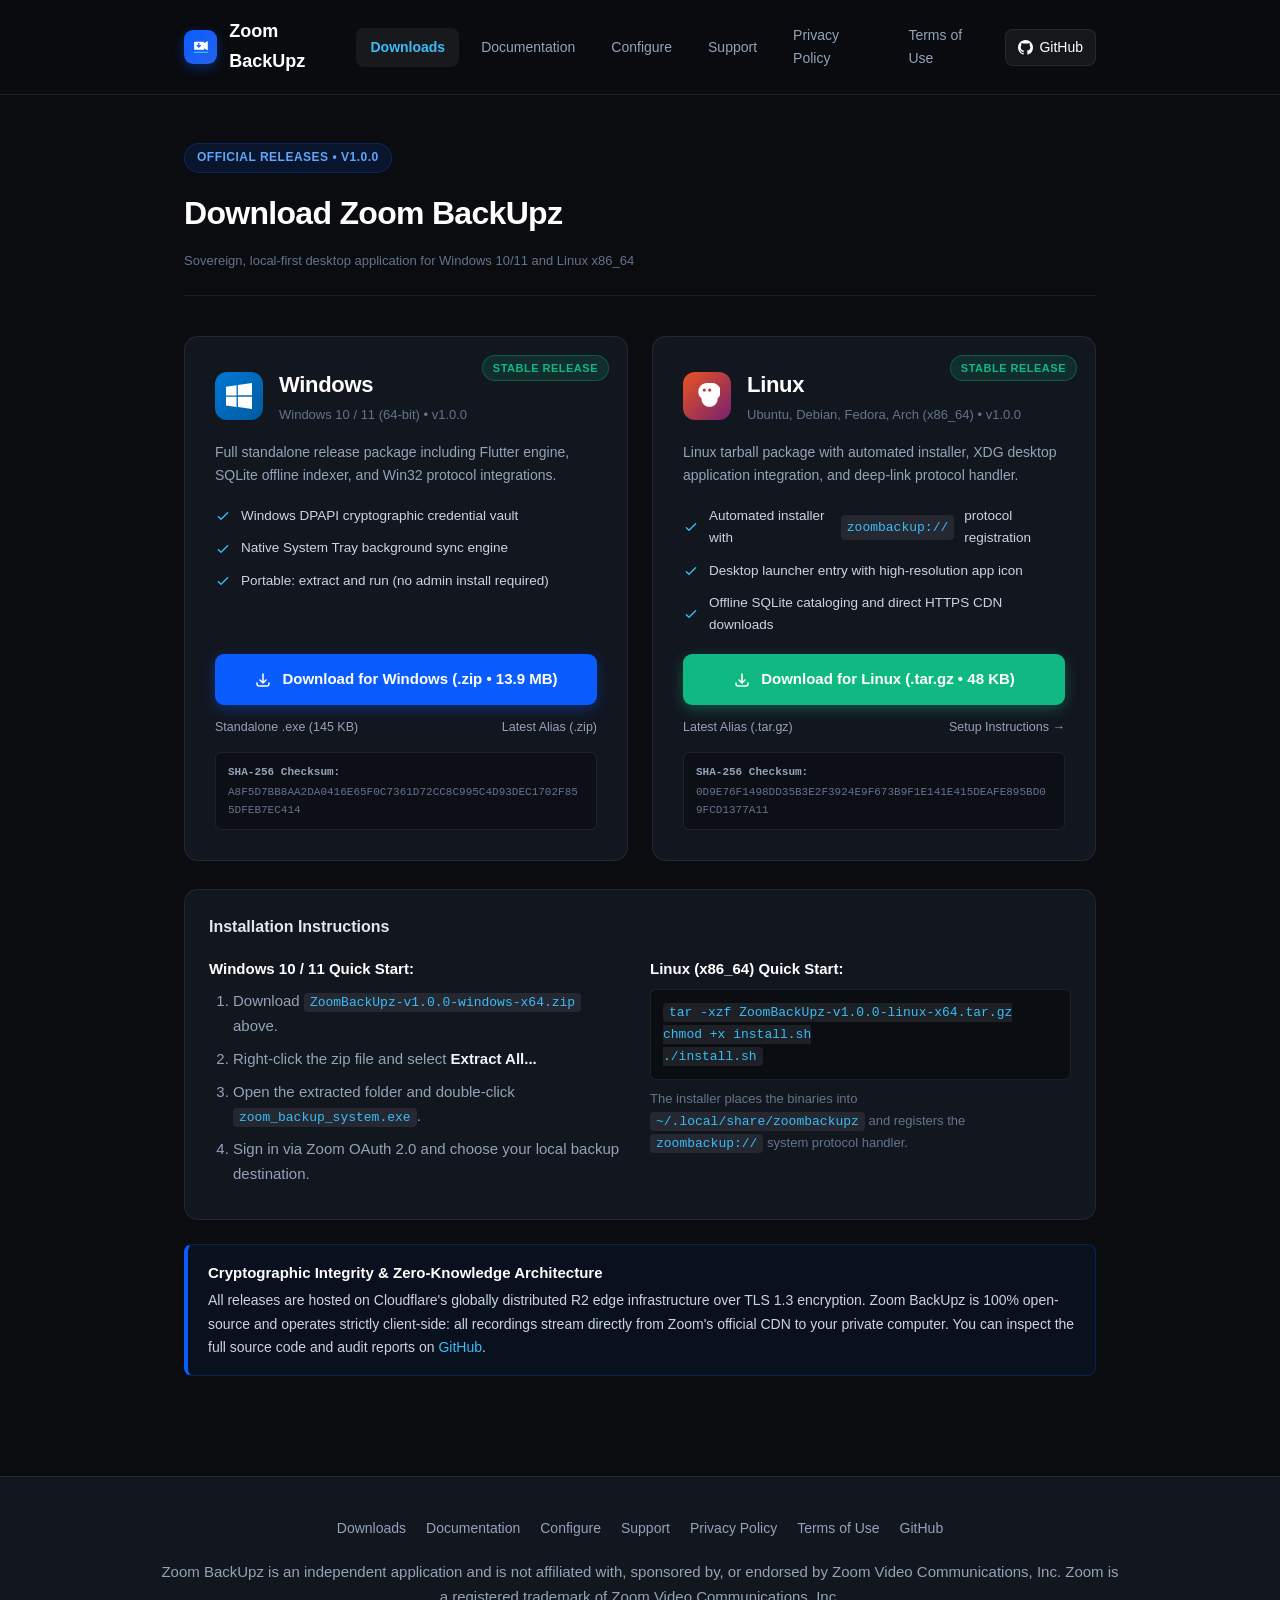
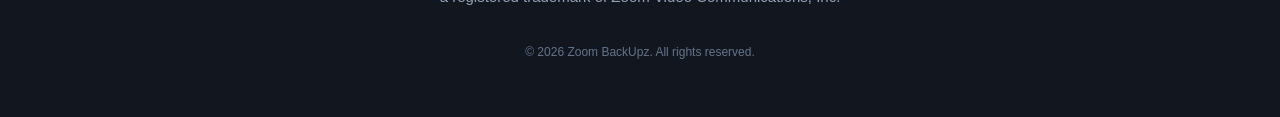
<file: downloads.html>
<!DOCTYPE html>
<html lang="en">
<head>
  <meta name="zoom-domain-verification" content="ZOOM_verify_c60ad54d856440309299946bdbf1e6b2" />
  <meta charset="UTF-8" />
  <meta name="viewport" content="width=device-width, initial-scale=1.0" />
  <title>Download Zoom BackUpz — Windows & Linux Releases</title>
  <meta name="description" content="Download the official Zoom BackUpz desktop client for Windows and Linux. Sovereign, local-first archiving and indexing for Zoom Cloud Recordings." />
  <link rel="icon" type="image/svg+xml" href="/favicon.svg" />
  <link rel="stylesheet" href="/style.css" />
  <style>
    .download-grid {
      display: grid;
      grid-template-columns: 1fr 1fr;
      gap: 24px;
      margin: 28px 0;
    }
    .platform-card {
      background: var(--bg-secondary);
      border: 1px solid var(--border-color);
      border-radius: var(--card-radius);
      padding: 30px;
      display: flex;
      flex-direction: column;
      justify-content: space-between;
      position: relative;
      transition: transform 0.2s ease, border-color 0.2s ease;
    }
    .platform-card:hover {
      border-color: rgba(11, 92, 255, 0.4);
      transform: translateY(-2px);
    }
    .platform-badge {
      position: absolute;
      top: 18px;
      right: 18px;
      background: rgba(16, 185, 129, 0.15);
      color: var(--success);
      border: 1px solid rgba(16, 185, 129, 0.3);
      padding: 3px 10px;
      border-radius: 20px;
      font-size: 11px;
      font-weight: 700;
      text-transform: uppercase;
      letter-spacing: 0.5px;
    }
    .platform-header {
      display: flex;
      align-items: center;
      gap: 16px;
      margin-bottom: 16px;
    }
    .platform-icon {
      width: 48px;
      height: 48px;
      border-radius: 12px;
      display: flex;
      align-items: center;
      justify-content: center;
    }
    .platform-icon.windows {
      background: linear-gradient(135deg, #0078d4, #005a9e);
      color: #fff;
    }
    .platform-icon.linux {
      background: linear-gradient(135deg, #e95420, #77216f);
      color: #fff;
    }
    .platform-title {
      font-size: 22px;
      font-weight: 700;
      color: #fff;
      margin: 0;
    }
    .platform-meta {
      font-size: 13px;
      color: var(--text-muted);
    }
    .platform-features {
      list-style: none;
      padding: 0;
      margin: 18px 0;
    }
    .platform-features li {
      display: flex;
      align-items: center;
      gap: 10px;
      font-size: 13.5px;
      color: #cbd5e1;
      margin-bottom: 10px;
    }
    .platform-features li svg {
      flex-shrink: 0;
      color: #38bdf8;
    }
    .btn-download {
      display: flex;
      align-items: center;
      justify-content: center;
      gap: 10px;
      padding: 13px 22px;
      background: var(--accent);
      color: #fff;
      font-weight: 600;
      border-radius: 9px;
      text-decoration: none;
      font-size: 15px;
      transition: background 0.2s ease, box-shadow 0.2s ease;
      box-shadow: 0 4px 14px rgba(11, 92, 255, 0.35);
    }
    .btn-download:hover {
      background: var(--accent-hover);
      text-decoration: none;
      box-shadow: 0 6px 18px rgba(11, 92, 255, 0.5);
    }
    .btn-download.linux {
      background: #10b981;
      box-shadow: 0 4px 14px rgba(16, 185, 129, 0.35);
    }
    .btn-download.linux:hover {
      background: #059669;
      box-shadow: 0 6px 18px rgba(16, 185, 129, 0.5);
    }
    .alt-links {
      display: flex;
      justify-content: space-between;
      margin-top: 12px;
      font-size: 12.5px;
      color: var(--text-muted);
    }
    .alt-links a {
      color: #94a3b8;
    }
    .alt-links a:hover {
      color: #38bdf8;
    }
    .hash-box {
      margin-top: 14px;
      padding: 10px 12px;
      background: rgba(0, 0, 0, 0.3);
      border: 1px solid var(--border-color);
      border-radius: 6px;
      font-family: ui-monospace, SFMono-Regular, Menlo, Monaco, Consolas, monospace;
      font-size: 11px;
      color: var(--text-muted);
      word-break: break-all;
    }
    .hash-label {
      color: var(--text-secondary);
      font-weight: 600;
      margin-bottom: 2px;
    }
    @media (max-width: 768px) {
      .download-grid {
        grid-template-columns: 1fr;
      }
    }
  </style>
</head>
<body>
  <header>
    <div class="header-container">
      <a href="/" class="brand">
        <div class="brand-icon">
          <svg viewBox="0 0 32 32" width="22" height="22" fill="none">
            <path fill-rule="evenodd" clip-rule="evenodd" d="M20 7.5c.55 0 1 .45 1 1v1.6l5-3.3c.36-.24.84.02.84.45v13.5c0 .43-.48.69-.84.45l-5-3.3V19.5c0 .55-.45 1-1 1H6c-.55 0-1-.45-1-1V8.5c0-.55.45-1 1-1h14zm-7.5 10l-3.8-3.8 1.4-1.4 1.4 1.4V9.5h2v4.2l1.4-1.4 1.4 1.4-3.8 3.8z" fill="#FFFFFF"/>
            <path d="M5.5 24.5h21" stroke="#38BDF8" stroke-width="2.2" stroke-linecap="round"/>
          </svg>
        </div>
        <span>Zoom BackUpz</span>
      </a>
      <nav>
        <a href="/downloads" class="active">Downloads</a>
        <a href="/docs">Documentation</a>
        <a href="/configure">Configure</a>
        <a href="/support">Support</a>
        <a href="/privacy">Privacy Policy</a>
        <a href="/terms">Terms of Use</a>
        <a href="https://github.com/JTyrell/Zoom-Indexer" target="_blank" rel="noopener" class="github-link">
          <svg width="15" height="15" viewBox="0 0 24 24" fill="currentColor"><path d="M12 0C5.37 0 0 5.37 0 12c0 5.31 3.435 9.795 8.205 11.385.6.105.825-.255.825-.57 0-.285-.015-1.23-.015-2.235-3.015.555-3.795-.735-4.035-1.41-.135-.345-.72-1.41-1.23-1.695-.42-.225-1.02-.78-.015-.795.945-.015 1.62.87 1.845 1.23 1.08 1.815 2.805 1.305 3.495.99.105-.78.42-1.305.765-1.605-2.67-.3-5.46-1.335-5.46-5.925 0-1.305.465-2.385 1.23-3.225-.12-.3-.54-1.53.12-3.18 0 0 1.005-.315 3.3 1.23.96-.27 1.98-.405 3-.405s2.04.135 3 .405c2.295-1.56 3.3-1.23 3.3-1.23.66 1.65.24 2.88.12 3.18.765.84 1.23 1.905 1.23 3.225 0 4.605-2.805 5.625-5.475 5.925.435.375.81 1.095.81 2.22 0 1.605-.015 2.895-.015 3.3 0 .315.225.69.825.57A12.02 12.02 0 0024 12c0-6.63-5.37-12-12-12z"/></svg>
          GitHub
        </a>
      </nav>
    </div>
  </header>

  <main>
    <div class="page-header">
      <div class="badge">Official Releases • v1.0.0</div>
      <h1>Download Zoom BackUpz</h1>
      <div class="meta-date">Sovereign, local-first desktop application for Windows 10/11 and Linux x86_64</div>
    </div>

    <!-- Download Cards Grid -->
    <div class="download-grid">
      <!-- Windows Card -->
      <div class="platform-card">
        <div class="platform-badge">Stable Release</div>
        <div>
          <div class="platform-header">
            <div class="platform-icon windows">
              <svg width="26" height="26" fill="currentColor" viewBox="0 0 24 24"><path d="M0 3.449L9.75 2.1v9.451H0m10.949-9.602L24 0v11.4H10.949M0 12.6h9.75v9.451L0 20.699M10.949 12.6H24V24l-12.95-1.801"/></svg>
            </div>
            <div>
              <h2 class="platform-title">Windows</h2>
              <div class="platform-meta">Windows 10 / 11 (64-bit) • v1.0.0</div>
            </div>
          </div>

          <p style="color: var(--text-secondary); font-size: 14px; margin-bottom: 12px;">
            Full standalone release package including Flutter engine, SQLite offline indexer, and Win32 protocol integrations.
          </p>

          <ul class="platform-features">
            <li>
              <svg width="16" height="16" fill="none" stroke="currentColor" viewBox="0 0 24 24"><path stroke-linecap="round" stroke-linejoin="round" stroke-width="2" d="M5 13l4 4L19 7"></path></svg>
              Windows DPAPI cryptographic credential vault
            </li>
            <li>
              <svg width="16" height="16" fill="none" stroke="currentColor" viewBox="0 0 24 24"><path stroke-linecap="round" stroke-linejoin="round" stroke-width="2" d="M5 13l4 4L19 7"></path></svg>
              Native System Tray background sync engine
            </li>
            <li>
              <svg width="16" height="16" fill="none" stroke="currentColor" viewBox="0 0 24 24"><path stroke-linecap="round" stroke-linejoin="round" stroke-width="2" d="M5 13l4 4L19 7"></path></svg>
              Portable: extract and run (no admin install required)
            </li>
          </ul>
        </div>

        <div>
          <a href="https://pub-c35935302f714d1a97c9c097bcecf7af.r2.dev/ZoomBackUpz-v1.0.0-windows-x64.zip" class="btn-download" download>
            <svg width="18" height="18" fill="none" stroke="currentColor" viewBox="0 0 24 24"><path stroke-linecap="round" stroke-linejoin="round" stroke-width="2" d="M4 16v1a3 3 0 003 3h10a3 3 0 003-3v-1m-4-4l-4 4m0 0l-4-4m4 4V4"></path></svg>
            Download for Windows (.zip • 13.9 MB)
          </a>

          <div class="alt-links">
            <a href="https://pub-c35935302f714d1a97c9c097bcecf7af.r2.dev/zoom_backup_system.exe" download>Standalone .exe (145 KB)</a>
            <a href="https://pub-c35935302f714d1a97c9c097bcecf7af.r2.dev/ZoomBackUpz-latest.zip" download>Latest Alias (.zip)</a>
          </div>

          <div class="hash-box">
            <div class="hash-label">SHA-256 Checksum:</div>
            A8F5D7BB8AA2DA0416E65F0C7361D72CC8C995C4D93DEC1702F855DFEB7EC414
          </div>
        </div>
      </div>

      <!-- Linux Card -->
      <div class="platform-card">
        <div class="platform-badge">Stable Release</div>
        <div>
          <div class="platform-header">
            <div class="platform-icon linux">
              <svg width="26" height="26" fill="currentColor" viewBox="0 0 24 24"><path d="M12.001 0c-4.417 0-8 3.582-8 8 0 2.454 1.111 4.654 2.871 6.113-.01.127-.021.255-.021.387 0 4.142 3.358 7.5 7.5 7.5s7.5-3.358 7.5-7.5c0-.132-.011-.26-.021-.387 1.76-1.459 2.871-3.659 2.871-6.113 0-4.418-3.583-8-8-8zm-2.5 5a1.5 1.5 0 110 3 1.5 1.5 0 010-3zm5 0a1.5 1.5 0 110 3 1.5 1.5 0 010-3z"/></svg>
            </div>
            <div>
              <h2 class="platform-title">Linux</h2>
              <div class="platform-meta">Ubuntu, Debian, Fedora, Arch (x86_64) • v1.0.0</div>
            </div>
          </div>

          <p style="color: var(--text-secondary); font-size: 14px; margin-bottom: 12px;">
            Linux tarball package with automated installer, XDG desktop application integration, and deep-link protocol handler.
          </p>

          <ul class="platform-features">
            <li>
              <svg width="16" height="16" fill="none" stroke="currentColor" viewBox="0 0 24 24"><path stroke-linecap="round" stroke-linejoin="round" stroke-width="2" d="M5 13l4 4L19 7"></path></svg>
              Automated installer with <code>zoombackup://</code> protocol registration
            </li>
            <li>
              <svg width="16" height="16" fill="none" stroke="currentColor" viewBox="0 0 24 24"><path stroke-linecap="round" stroke-linejoin="round" stroke-width="2" d="M5 13l4 4L19 7"></path></svg>
              Desktop launcher entry with high-resolution app icon
            </li>
            <li>
              <svg width="16" height="16" fill="none" stroke="currentColor" viewBox="0 0 24 24"><path stroke-linecap="round" stroke-linejoin="round" stroke-width="2" d="M5 13l4 4L19 7"></path></svg>
              Offline SQLite cataloging and direct HTTPS CDN downloads
            </li>
          </ul>
        </div>

        <div>
          <a href="https://pub-c35935302f714d1a97c9c097bcecf7af.r2.dev/ZoomBackUpz-v1.0.0-linux-x64.tar.gz" class="btn-download linux" download>
            <svg width="18" height="18" fill="none" stroke="currentColor" viewBox="0 0 24 24"><path stroke-linecap="round" stroke-linejoin="round" stroke-width="2" d="M4 16v1a3 3 0 003 3h10a3 3 0 003-3v-1m-4-4l-4 4m0 0l-4-4m4 4V4"></path></svg>
            Download for Linux (.tar.gz • 48 KB)
          </a>

          <div class="alt-links">
            <a href="https://pub-c35935302f714d1a97c9c097bcecf7af.r2.dev/ZoomBackUpz-latest-linux-x64.tar.gz" download>Latest Alias (.tar.gz)</a>
            <a href="/docs#adding-the-app">Setup Instructions &rarr;</a>
          </div>

          <div class="hash-box">
            <div class="hash-label">SHA-256 Checksum:</div>
            0D9E76F1498DD35B3E2F3924E9F673B9F1E141E415DEAFE895BD09FCD1377A11
          </div>
        </div>
      </div>
    </div>

    <!-- Quick Installation Guides -->
    <div class="card">
      <h3 style="margin-top: 0;">Installation Instructions</h3>
      
      <div class="grid-2" style="margin-top: 16px;">
        <div>
          <h4 style="color: #fff; margin-bottom: 8px;">Windows 10 / 11 Quick Start:</h4>
          <ol style="margin-bottom: 0;">
            <li>Download <code>ZoomBackUpz-v1.0.0-windows-x64.zip</code> above.</li>
            <li>Right-click the zip file and select <strong>Extract All...</strong></li>
            <li>Open the extracted folder and double-click <code>zoom_backup_system.exe</code>.</li>
            <li>Sign in via Zoom OAuth 2.0 and choose your local backup destination.</li>
          </ol>
        </div>

        <div>
          <h4 style="color: #fff; margin-bottom: 8px;">Linux (x86_64) Quick Start:</h4>
          <pre style="background: rgba(0,0,0,0.4); padding: 12px; border-radius: 6px; border: 1px solid var(--border-color); font-size: 12.5px; overflow-x: auto; color: #a5f3fc;"><code>tar -xzf ZoomBackUpz-v1.0.0-linux-x64.tar.gz
chmod +x install.sh
./install.sh</code></pre>
          <p style="font-size: 13px; color: var(--text-muted); margin-top: 8px;">
            The installer places the binaries into <code>~/.local/share/zoombackupz</code> and registers the <code>zoombackup://</code> system protocol handler.
          </p>
        </div>
      </div>
    </div>

    <!-- Security & Verification -->
    <div class="callout">
      <div class="callout-title">Cryptographic Integrity & Zero-Knowledge Architecture</div>
      <p>
        All releases are hosted on Cloudflare's globally distributed R2 edge infrastructure over TLS 1.3 encryption. 
        Zoom BackUpz is 100% open-source and operates strictly client-side: all recordings stream directly from Zoom's official CDN to your private computer.
        You can inspect the full source code and audit reports on <a href="https://github.com/JTyrell/Zoom-Indexer" target="_blank" rel="noopener">GitHub</a>.
      </p>
    </div>
  </main>

  <footer>
    <div class="footer-container">
      <div class="footer-links">
        <a href="/downloads">Downloads</a>
        <a href="/docs">Documentation</a>
        <a href="/configure">Configure</a>
        <a href="/support">Support</a>
        <a href="/privacy">Privacy Policy</a>
        <a href="/terms">Terms of Use</a>
        <a href="https://github.com/JTyrell/Zoom-Indexer" target="_blank" rel="noopener">GitHub</a>
      </div>
      <p>
        Zoom BackUpz is an independent application and is not affiliated with, sponsored by, or endorsed by Zoom Video Communications, Inc. Zoom is a registered trademark of Zoom Video Communications, Inc.
      </p>
      <p style="font-size: 12px; color: var(--text-muted);">&copy; 2026 Zoom BackUpz. All rights reserved.</p>
    </div>
  </footer>
</body>
</html>
</file>
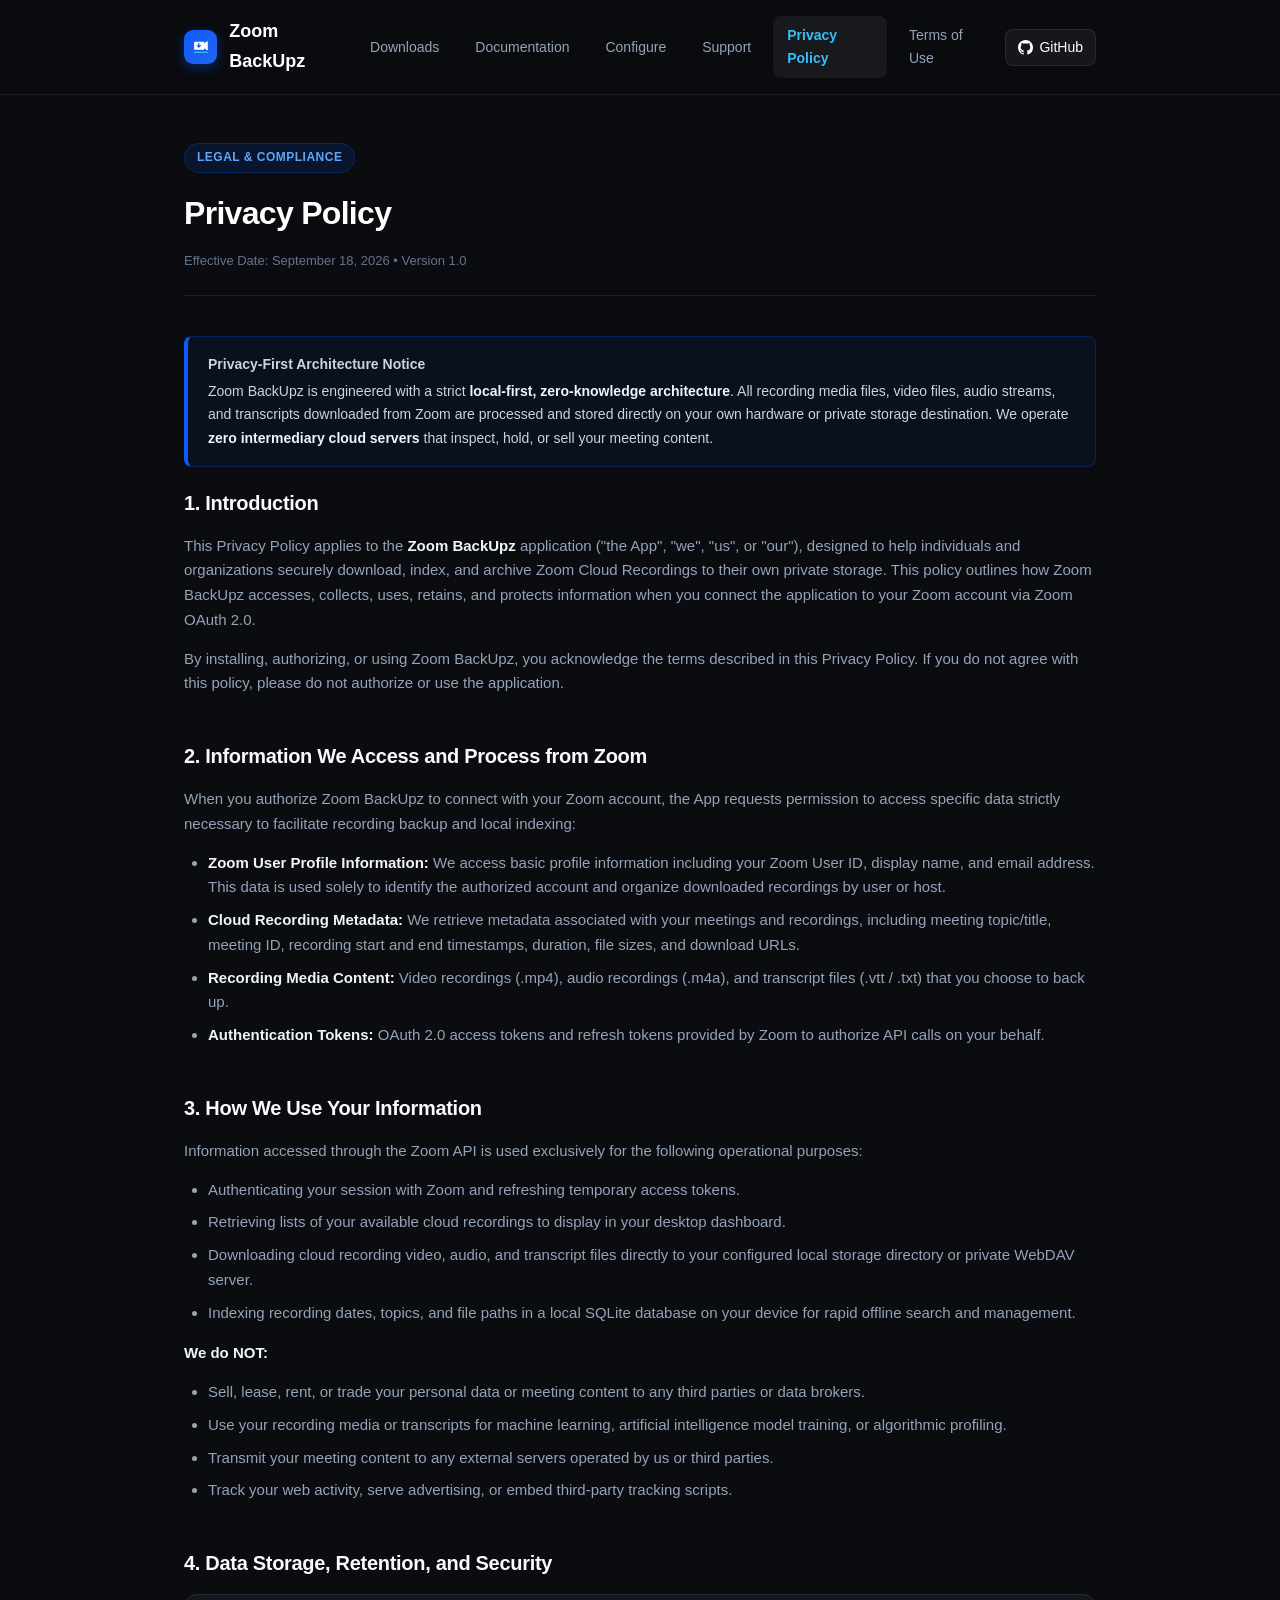
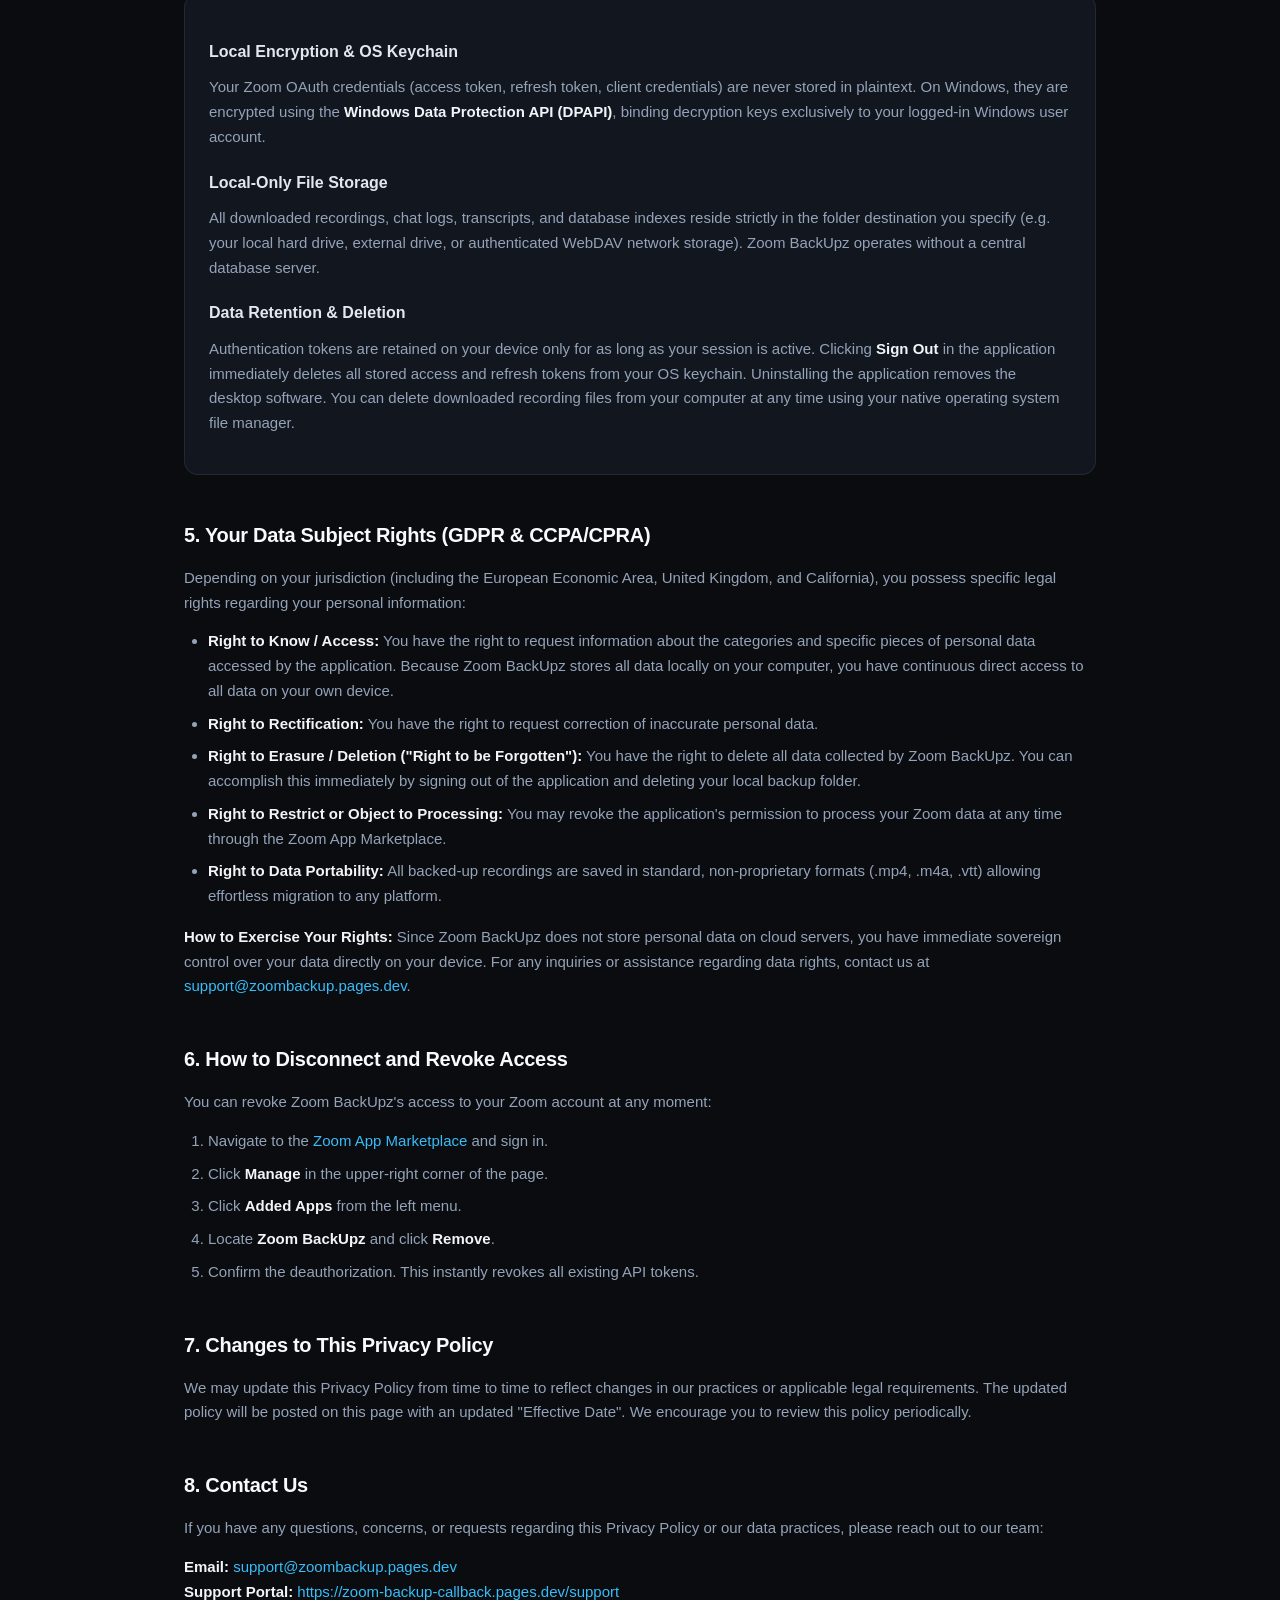
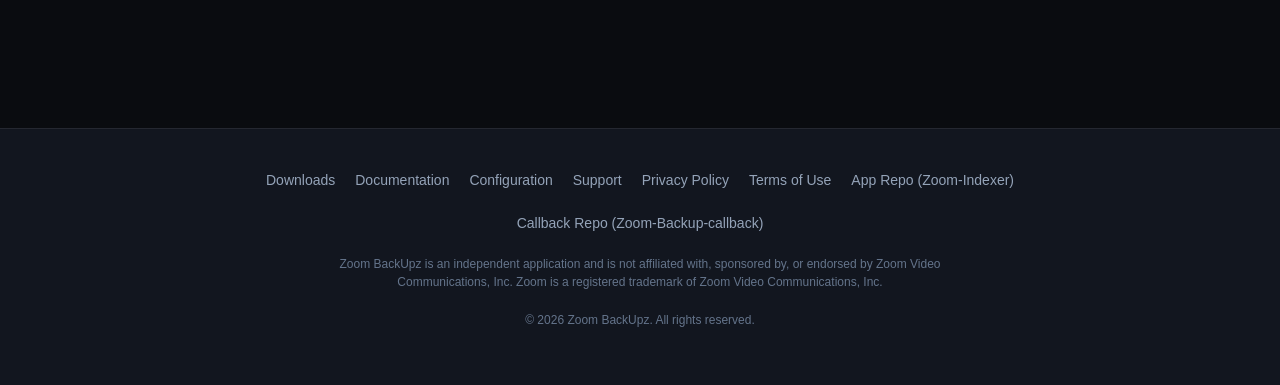
<file: privacy.html>
<!DOCTYPE html>
<html lang="en">
<head>
  <meta name="zoom-domain-verification" content="ZOOM_verify_c60ad54d856440309299946bdbf1e6b2" />
  <meta charset="UTF-8" />
  <meta name="viewport" content="width=device-width, initial-scale=1.0" />
  <title>Privacy Policy — Zoom BackUpz</title>
  <link rel="icon" type="image/svg+xml" href="/favicon.svg" />
  <link rel="stylesheet" href="/style.css" />
</head>
<body>
  <header>
    <div class="header-container">
      <a href="/" class="brand">
        <div class="brand-icon">
          <svg viewBox="0 0 32 32" width="22" height="22" fill="none">
            <path fill-rule="evenodd" clip-rule="evenodd" d="M20 7.5c.55 0 1 .45 1 1v1.6l5-3.3c.36-.24.84.02.84.45v13.5c0 .43-.48.69-.84.45l-5-3.3V19.5c0 .55-.45 1-1 1H6c-.55 0-1-.45-1-1V8.5c0-.55.45-1 1-1h14zm-7.5 10l-3.8-3.8 1.4-1.4 1.4 1.4V9.5h2v4.2l1.4-1.4 1.4 1.4-3.8 3.8z" fill="#FFFFFF"/>
            <path d="M5.5 24.5h21" stroke="#38BDF8" stroke-width="2.2" stroke-linecap="round"/>
          </svg>
        </div>
        <span>Zoom BackUpz</span>
      </a>
      <nav>
        <a href="/downloads">Downloads</a>
        <a href="/docs">Documentation</a>
        <a href="/configure">Configure</a>
        <a href="/support">Support</a>
        <a href="/privacy" class="active">Privacy Policy</a>
        <a href="/terms">Terms of Use</a>
        <a href="https://github.com/JTyrell/Zoom-Indexer" target="_blank" rel="noopener" class="github-link">
          <svg width="15" height="15" viewBox="0 0 24 24" fill="currentColor"><path d="M12 0C5.37 0 0 5.37 0 12c0 5.31 3.435 9.795 8.205 11.385.6.105.825-.255.825-.57 0-.285-.015-1.23-.015-2.235-3.015.555-3.795-.735-4.035-1.41-.135-.345-.72-1.41-1.23-1.695-.42-.225-1.02-.78-.015-.795.945-.015 1.62.87 1.845 1.23 1.08 1.815 2.805 1.305 3.495.99.105-.78.42-1.305.765-1.605-2.67-.3-5.46-1.335-5.46-5.925 0-1.305.465-2.385 1.23-3.225-.12-.3-.54-1.53.12-3.18 0 0 1.005-.315 3.3 1.23.96-.27 1.98-.405 3-.405s2.04.135 3 .405c2.295-1.56 3.3-1.23 3.3-1.23.66 1.65.24 2.88.12 3.18.765.84 1.23 1.905 1.23 3.225 0 4.605-2.805 5.625-5.475 5.925.435.375.81 1.095.81 2.22 0 1.605-.015 2.895-.015 3.3 0 .315.225.69.825.57A12.02 12.02 0 0024 12c0-6.63-5.37-12-12-12z"/></svg>
          GitHub
        </a>
      </nav>
    </div>
  </header>

  <main>
    <div class="page-header">
      <div class="badge">Legal & Compliance</div>
      <h1>Privacy Policy</h1>
      <div class="meta-date">Effective Date: September 18, 2026 • Version 1.0</div>
    </div>

    <div class="callout">
      <p class="callout-title">Privacy-First Architecture Notice</p>
      <p>Zoom BackUpz is engineered with a strict <strong>local-first, zero-knowledge architecture</strong>. All recording media files, video files, audio streams, and transcripts downloaded from Zoom are processed and stored directly on your own hardware or private storage destination. We operate <strong>zero intermediary cloud servers</strong> that inspect, hold, or sell your meeting content.</p>
    </div>

    <section>
      <h2>1. Introduction</h2>
      <p>This Privacy Policy applies to the <strong>Zoom BackUpz</strong> application ("the App", "we", "us", or "our"), designed to help individuals and organizations securely download, index, and archive Zoom Cloud Recordings to their own private storage. This policy outlines how Zoom BackUpz accesses, collects, uses, retains, and protects information when you connect the application to your Zoom account via Zoom OAuth 2.0.</p>
      <p>By installing, authorizing, or using Zoom BackUpz, you acknowledge the terms described in this Privacy Policy. If you do not agree with this policy, please do not authorize or use the application.</p>
    </section>

    <section>
      <h2>2. Information We Access and Process from Zoom</h2>
      <p>When you authorize Zoom BackUpz to connect with your Zoom account, the App requests permission to access specific data strictly necessary to facilitate recording backup and local indexing:</p>
      <ul>
        <li><strong>Zoom User Profile Information:</strong> We access basic profile information including your Zoom User ID, display name, and email address. This data is used solely to identify the authorized account and organize downloaded recordings by user or host.</li>
        <li><strong>Cloud Recording Metadata:</strong> We retrieve metadata associated with your meetings and recordings, including meeting topic/title, meeting ID, recording start and end timestamps, duration, file sizes, and download URLs.</li>
        <li><strong>Recording Media Content:</strong> Video recordings (.mp4), audio recordings (.m4a), and transcript files (.vtt / .txt) that you choose to back up.</li>
        <li><strong>Authentication Tokens:</strong> OAuth 2.0 access tokens and refresh tokens provided by Zoom to authorize API calls on your behalf.</li>
      </ul>
    </section>

    <section>
      <h2>3. How We Use Your Information</h2>
      <p>Information accessed through the Zoom API is used exclusively for the following operational purposes:</p>
      <ul>
        <li>Authenticating your session with Zoom and refreshing temporary access tokens.</li>
        <li>Retrieving lists of your available cloud recordings to display in your desktop dashboard.</li>
        <li>Downloading cloud recording video, audio, and transcript files directly to your configured local storage directory or private WebDAV server.</li>
        <li>Indexing recording dates, topics, and file paths in a local SQLite database on your device for rapid offline search and management.</li>
      </ul>
      <p><strong>We do NOT:</strong></p>
      <ul>
        <li>Sell, lease, rent, or trade your personal data or meeting content to any third parties or data brokers.</li>
        <li>Use your recording media or transcripts for machine learning, artificial intelligence model training, or algorithmic profiling.</li>
        <li>Transmit your meeting content to any external servers operated by us or third parties.</li>
        <li>Track your web activity, serve advertising, or embed third-party tracking scripts.</li>
      </ul>
    </section>

    <section>
      <h2>4. Data Storage, Retention, and Security</h2>
      <div class="card">
        <h3>Local Encryption & OS Keychain</h3>
        <p>Your Zoom OAuth credentials (access token, refresh token, client credentials) are never stored in plaintext. On Windows, they are encrypted using the <strong>Windows Data Protection API (DPAPI)</strong>, binding decryption keys exclusively to your logged-in Windows user account.</p>
        
        <h3>Local-Only File Storage</h3>
        <p>All downloaded recordings, chat logs, transcripts, and database indexes reside strictly in the folder destination you specify (e.g. your local hard drive, external drive, or authenticated WebDAV network storage). Zoom BackUpz operates without a central database server.</p>

        <h3>Data Retention & Deletion</h3>
        <p>Authentication tokens are retained on your device only for as long as your session is active. Clicking <strong>Sign Out</strong> in the application immediately deletes all stored access and refresh tokens from your OS keychain. Uninstalling the application removes the desktop software. You can delete downloaded recording files from your computer at any time using your native operating system file manager.</p>
      </div>
    </section>

    <section>
      <h2>5. Your Data Subject Rights (GDPR & CCPA/CPRA)</h2>
      <p>Depending on your jurisdiction (including the European Economic Area, United Kingdom, and California), you possess specific legal rights regarding your personal information:</p>
      <ul>
        <li><strong>Right to Know / Access:</strong> You have the right to request information about the categories and specific pieces of personal data accessed by the application. Because Zoom BackUpz stores all data locally on your computer, you have continuous direct access to all data on your own device.</li>
        <li><strong>Right to Rectification:</strong> You have the right to request correction of inaccurate personal data.</li>
        <li><strong>Right to Erasure / Deletion ("Right to be Forgotten"):</strong> You have the right to delete all data collected by Zoom BackUpz. You can accomplish this immediately by signing out of the application and deleting your local backup folder.</li>
        <li><strong>Right to Restrict or Object to Processing:</strong> You may revoke the application's permission to process your Zoom data at any time through the Zoom App Marketplace.</li>
        <li><strong>Right to Data Portability:</strong> All backed-up recordings are saved in standard, non-proprietary formats (.mp4, .m4a, .vtt) allowing effortless migration to any platform.</li>
      </ul>
      <p><strong>How to Exercise Your Rights:</strong> Since Zoom BackUpz does not store personal data on cloud servers, you have immediate sovereign control over your data directly on your device. For any inquiries or assistance regarding data rights, contact us at <a href="mailto:support@zoombackup.pages.dev">support@zoombackup.pages.dev</a>.</p>
    </section>

    <section>
      <h2>6. How to Disconnect and Revoke Access</h2>
      <p>You can revoke Zoom BackUpz's access to your Zoom account at any moment:</p>
      <ol>
        <li>Navigate to the <a href="https://marketplace.zoom.us/" target="_blank" rel="noopener">Zoom App Marketplace</a> and sign in.</li>
        <li>Click <strong>Manage</strong> in the upper-right corner of the page.</li>
        <li>Click <strong>Added Apps</strong> from the left menu.</li>
        <li>Locate <strong>Zoom BackUpz</strong> and click <strong>Remove</strong>.</li>
        <li>Confirm the deauthorization. This instantly revokes all existing API tokens.</li>
      </ol>
    </section>

    <section>
      <h2>7. Changes to This Privacy Policy</h2>
      <p>We may update this Privacy Policy from time to time to reflect changes in our practices or applicable legal requirements. The updated policy will be posted on this page with an updated "Effective Date". We encourage you to review this policy periodically.</p>
    </section>

    <section>
      <h2>8. Contact Us</h2>
      <p>If you have any questions, concerns, or requests regarding this Privacy Policy or our data practices, please reach out to our team:</p>
      <p><strong>Email:</strong> <a href="mailto:support@zoombackup.pages.dev">support@zoombackup.pages.dev</a><br />
      <strong>Support Portal:</strong> <a href="/support">https://zoom-backup-callback.pages.dev/support</a></p>
    </section>
  </main>

  <footer>
    <div class="footer-container">
      <div class="footer-links">
        <a href="/downloads">Downloads</a>
        <a href="/docs">Documentation</a>
        <a href="/configure">Configuration</a>
        <a href="/support">Support</a>
        <a href="/privacy">Privacy Policy</a>
        <a href="/terms">Terms of Use</a>
        <a href="https://github.com/JTyrell/Zoom-Indexer" target="_blank" rel="noopener">App Repo (Zoom-Indexer)</a>
        <a href="https://github.com/JTyrell/Zoom-Backup-callback" target="_blank" rel="noopener">Callback Repo (Zoom-Backup-callback)</a>
      </div>
      <p class="footer-disclaimer">
        Zoom BackUpz is an independent application and is not affiliated with, sponsored by, or endorsed by Zoom Video Communications, Inc. Zoom is a registered trademark of Zoom Video Communications, Inc.
      </p>
      <p style="font-size: 12px; color: var(--text-muted);">© 2026 Zoom BackUpz. All rights reserved.</p>
    </div>
  </footer>
</body>
</html>
</file>
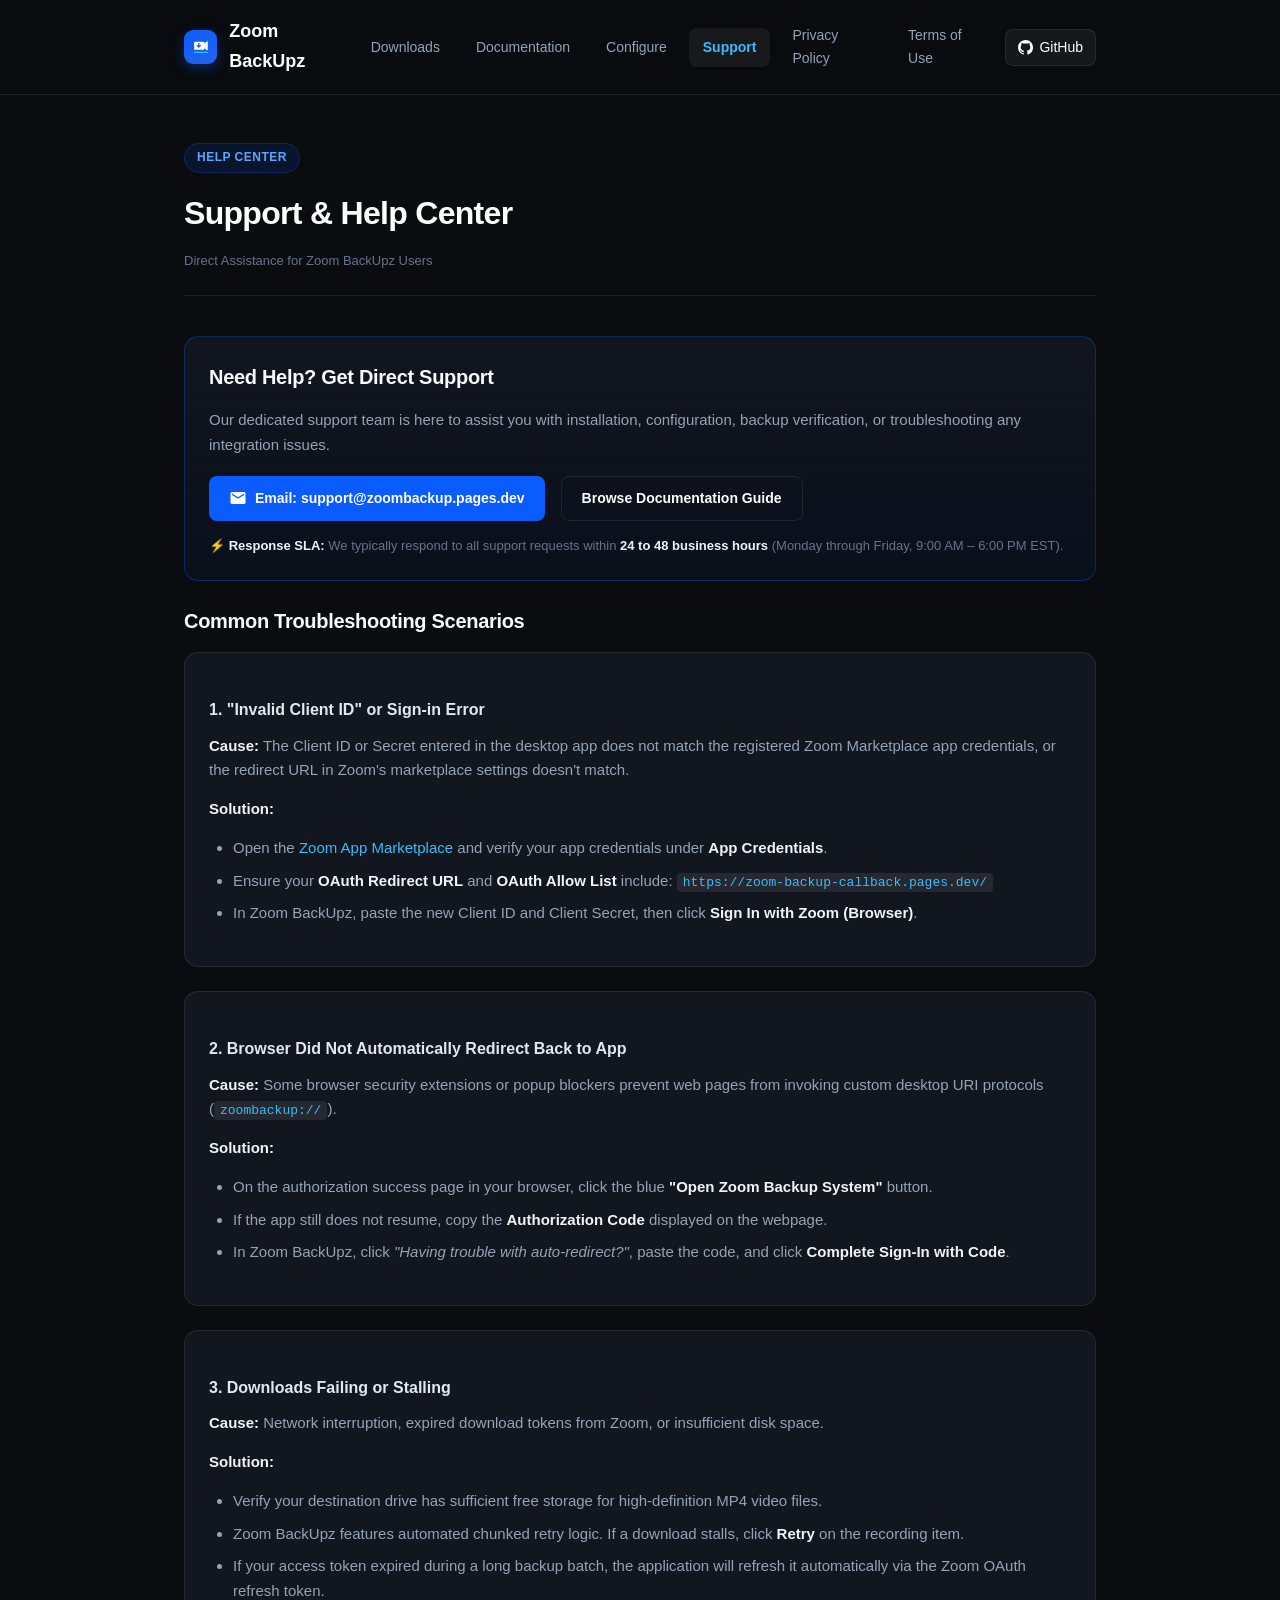
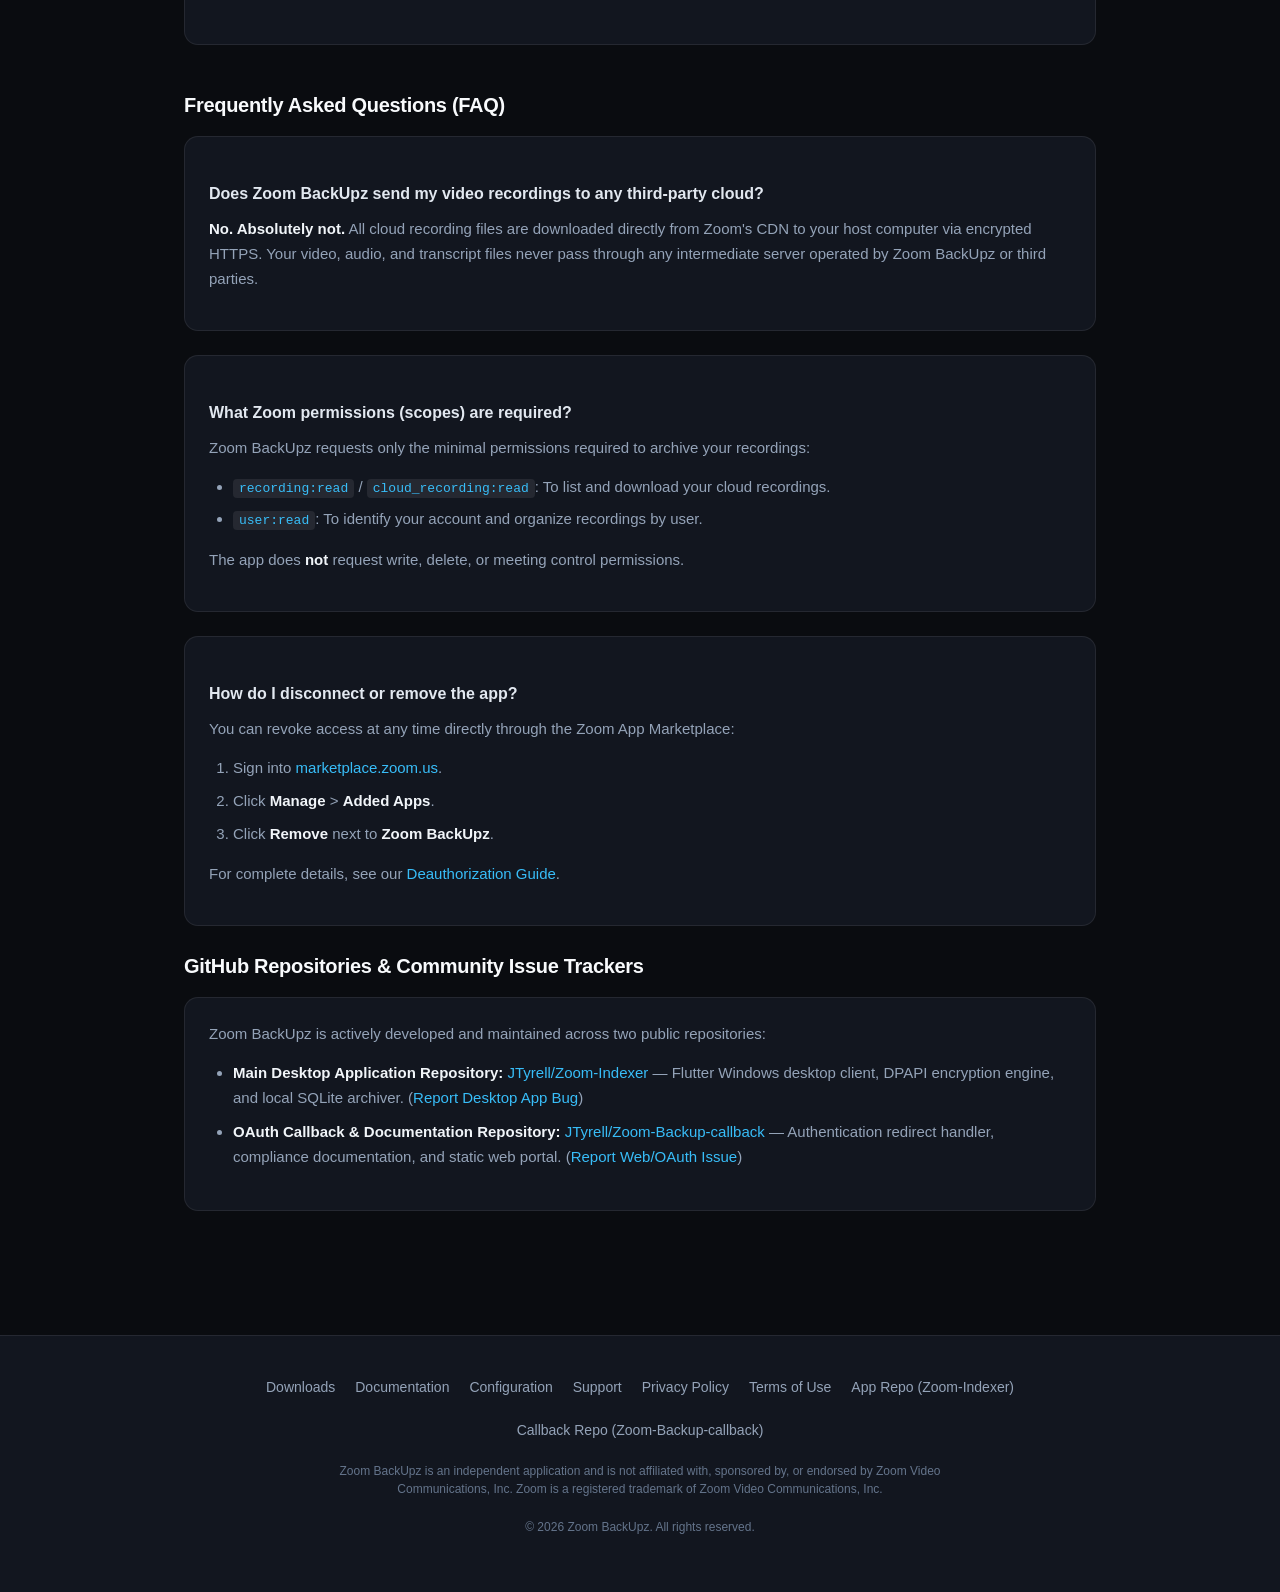
<file: support.html>
<!DOCTYPE html>
<html lang="en">
<head>
  <meta name="zoom-domain-verification" content="ZOOM_verify_c60ad54d856440309299946bdbf1e6b2" />
  <meta charset="UTF-8" />
  <meta name="viewport" content="width=device-width, initial-scale=1.0" />
  <title>Support & Help Center — Zoom BackUpz</title>
  <link rel="icon" type="image/svg+xml" href="/favicon.svg" />
  <link rel="stylesheet" href="/style.css" />
</head>
<body>
  <header>
    <div class="header-container">
      <a href="/" class="brand">
        <div class="brand-icon">
          <svg viewBox="0 0 32 32" width="22" height="22" fill="none">
            <path fill-rule="evenodd" clip-rule="evenodd" d="M20 7.5c.55 0 1 .45 1 1v1.6l5-3.3c.36-.24.84.02.84.45v13.5c0 .43-.48.69-.84.45l-5-3.3V19.5c0 .55-.45 1-1 1H6c-.55 0-1-.45-1-1V8.5c0-.55.45-1 1-1h14zm-7.5 10l-3.8-3.8 1.4-1.4 1.4 1.4V9.5h2v4.2l1.4-1.4 1.4 1.4-3.8 3.8z" fill="#FFFFFF"/>
            <path d="M5.5 24.5h21" stroke="#38BDF8" stroke-width="2.2" stroke-linecap="round"/>
          </svg>
        </div>
        <span>Zoom BackUpz</span>
      </a>
      <nav>
        <a href="/downloads">Downloads</a>
        <a href="/docs">Documentation</a>
        <a href="/configure">Configure</a>
        <a href="/support" class="active">Support</a>
        <a href="/privacy">Privacy Policy</a>
        <a href="/terms">Terms of Use</a>
        <a href="https://github.com/JTyrell/Zoom-Indexer" target="_blank" rel="noopener" class="github-link">
          <svg width="15" height="15" viewBox="0 0 24 24" fill="currentColor"><path d="M12 0C5.37 0 0 5.37 0 12c0 5.31 3.435 9.795 8.205 11.385.6.105.825-.255.825-.57 0-.285-.015-1.23-.015-2.235-3.015.555-3.795-.735-4.035-1.41-.135-.345-.72-1.41-1.23-1.695-.42-.225-1.02-.78-.015-.795.945-.015 1.62.87 1.845 1.23 1.08 1.815 2.805 1.305 3.495.99.105-.78.42-1.305.765-1.605-2.67-.3-5.46-1.335-5.46-5.925 0-1.305.465-2.385 1.23-3.225-.12-.3-.54-1.53.12-3.18 0 0 1.005-.315 3.3 1.23.96-.27 1.98-.405 3-.405s2.04.135 3 .405c2.295-1.56 3.3-1.23 3.3-1.23.66 1.65.24 2.88.12 3.18.765.84 1.23 1.905 1.23 3.225 0 4.605-2.805 5.625-5.475 5.925.435.375.81 1.095.81 2.22 0 1.605-.015 2.895-.015 3.3 0 .315.225.69.825.57A12.02 12.02 0 0024 12c0-6.63-5.37-12-12-12z"/></svg>
          GitHub
        </a>
      </nav>
    </div>
  </header>

  <main>
    <div class="page-header">
      <div class="badge">Help Center</div>
      <h1>Support & Help Center</h1>
      <div class="meta-date">Direct Assistance for Zoom BackUpz Users</div>
    </div>

    <!-- Contact Card -->
    <div class="card" style="border-color: var(--border-highlight); background: linear-gradient(180deg, var(--bg-secondary) 0%, rgba(11, 92, 255, 0.05) 100%);">
      <h2>Need Help? Get Direct Support</h2>
      <p>Our dedicated support team is here to assist you with installation, configuration, backup verification, or troubleshooting any integration issues.</p>
      <div style="display: flex; flex-wrap: wrap; gap: 16px; margin-top: 18px;">
        <a href="mailto:support@zoombackup.pages.dev" class="btn">
          <svg width="18" height="18" viewBox="0 0 24 24" fill="currentColor"><path d="M20 4H4c-1.1 0-1.99.9-1.99 2L2 18c0 1.1.9 2 2 2h16c1.1 0 2-.9 2-2V6c0-1.1-.9-2-2-2zm0 4l-8 5-8-5V6l8 5 8-5v2z"/></svg>
          Email: support@zoombackup.pages.dev
        </a>
        <a href="/docs" class="btn btn-outline">
          Browse Documentation Guide
        </a>
      </div>
      <p style="font-size: 13px; color: var(--text-muted); margin-top: 14px; margin-bottom: 0;">
        ⚡ <strong>Response SLA:</strong> We typically respond to all support requests within <strong>24 to 48 business hours</strong> (Monday through Friday, 9:00 AM – 6:00 PM EST).
      </p>
    </div>

    <!-- Troubleshooting Guide -->
    <section>
      <h2>Common Troubleshooting Scenarios</h2>

      <div class="card">
        <h3>1. "Invalid Client ID" or Sign-in Error</h3>
        <p><strong>Cause:</strong> The Client ID or Secret entered in the desktop app does not match the registered Zoom Marketplace app credentials, or the redirect URL in Zoom's marketplace settings doesn't match.</p>
        <p><strong>Solution:</strong></p>
        <ul>
          <li>Open the <a href="https://marketplace.zoom.us/develop/create" target="_blank" rel="noopener">Zoom App Marketplace</a> and verify your app credentials under <strong>App Credentials</strong>.</li>
          <li>Ensure your <strong>OAuth Redirect URL</strong> and <strong>OAuth Allow List</strong> include: <code>https://zoom-backup-callback.pages.dev/</code></li>
          <li>In Zoom BackUpz, paste the new Client ID and Client Secret, then click <strong>Sign In with Zoom (Browser)</strong>.</li>
        </ul>
      </div>

      <div class="card">
        <h3>2. Browser Did Not Automatically Redirect Back to App</h3>
        <p><strong>Cause:</strong> Some browser security extensions or popup blockers prevent web pages from invoking custom desktop URI protocols (<code>zoombackup://</code>).</p>
        <p><strong>Solution:</strong></p>
        <ul>
          <li>On the authorization success page in your browser, click the blue <strong>"Open Zoom Backup System"</strong> button.</li>
          <li>If the app still does not resume, copy the <strong>Authorization Code</strong> displayed on the webpage.</li>
          <li>In Zoom BackUpz, click <em>"Having trouble with auto-redirect?"</em>, paste the code, and click <strong>Complete Sign-In with Code</strong>.</li>
        </ul>
      </div>

      <div class="card">
        <h3>3. Downloads Failing or Stalling</h3>
        <p><strong>Cause:</strong> Network interruption, expired download tokens from Zoom, or insufficient disk space.</p>
        <p><strong>Solution:</strong></p>
        <ul>
          <li>Verify your destination drive has sufficient free storage for high-definition MP4 video files.</li>
          <li>Zoom BackUpz features automated chunked retry logic. If a download stalls, click <strong>Retry</strong> on the recording item.</li>
          <li>If your access token expired during a long backup batch, the application will refresh it automatically via the Zoom OAuth refresh token.</li>
        </ul>
      </div>
    </section>

    <!-- FAQ -->
    <section>
      <h2>Frequently Asked Questions (FAQ)</h2>

      <div class="card">
        <h3>Does Zoom BackUpz send my video recordings to any third-party cloud?</h3>
        <p><strong>No. Absolutely not.</strong> All cloud recording files are downloaded directly from Zoom's CDN to your host computer via encrypted HTTPS. Your video, audio, and transcript files never pass through any intermediate server operated by Zoom BackUpz or third parties.</p>
      </div>

      <div class="card">
        <h3>What Zoom permissions (scopes) are required?</h3>
        <p>Zoom BackUpz requests only the minimal permissions required to archive your recordings:</p>
        <ul>
          <li><code>recording:read</code> / <code>cloud_recording:read</code>: To list and download your cloud recordings.</li>
          <li><code>user:read</code>: To identify your account and organize recordings by user.</li>
        </ul>
        <p>The app does <strong>not</strong> request write, delete, or meeting control permissions.</p>
      </div>

      <div class="card">
        <h3>How do I disconnect or remove the app?</h3>
        <p>You can revoke access at any time directly through the Zoom App Marketplace:</p>
        <ol>
          <li>Sign into <a href="https://marketplace.zoom.us/" target="_blank" rel="noopener">marketplace.zoom.us</a>.</li>
          <li>Click <strong>Manage</strong> &gt; <strong>Added Apps</strong>.</li>
          <li>Click <strong>Remove</strong> next to <strong>Zoom BackUpz</strong>.</li>
        </ol>
        <p>For complete details, see our <a href="/docs#removing-the-app">Deauthorization Guide</a>.</p>
      </div>
    <!-- GitHub Issue Trackers -->
    <section>
      <h2>GitHub Repositories & Community Issue Trackers</h2>
      <div class="card">
        <p>Zoom BackUpz is actively developed and maintained across two public repositories:</p>
        <ul>
          <li>
            <strong>Main Desktop Application Repository:</strong>
            <a href="https://github.com/JTyrell/Zoom-Indexer" target="_blank" rel="noopener">JTyrell/Zoom-Indexer</a>
            — Flutter Windows desktop client, DPAPI encryption engine, and local SQLite archiver.
            (<a href="https://github.com/JTyrell/Zoom-Indexer/issues" target="_blank" rel="noopener">Report Desktop App Bug</a>)
          </li>
          <li style="margin-top: 10px;">
            <strong>OAuth Callback & Documentation Repository:</strong>
            <a href="https://github.com/JTyrell/Zoom-Backup-callback" target="_blank" rel="noopener">JTyrell/Zoom-Backup-callback</a>
            — Authentication redirect handler, compliance documentation, and static web portal.
            (<a href="https://github.com/JTyrell/Zoom-Backup-callback/issues" target="_blank" rel="noopener">Report Web/OAuth Issue</a>)
          </li>
        </ul>
      </div>
    </section>
  </main>

  <footer>
    <div class="footer-container">
      <div class="footer-links">
        <a href="/downloads">Downloads</a>
        <a href="/docs">Documentation</a>
        <a href="/configure">Configuration</a>
        <a href="/support">Support</a>
        <a href="/privacy">Privacy Policy</a>
        <a href="/terms">Terms of Use</a>
        <a href="https://github.com/JTyrell/Zoom-Indexer" target="_blank" rel="noopener">App Repo (Zoom-Indexer)</a>
        <a href="https://github.com/JTyrell/Zoom-Backup-callback" target="_blank" rel="noopener">Callback Repo (Zoom-Backup-callback)</a>
      </div>
      <p class="footer-disclaimer">
        Zoom BackUpz is an independent application and is not affiliated with, sponsored by, or endorsed by Zoom Video Communications, Inc. Zoom is a registered trademark of Zoom Video Communications, Inc.
      </p>
      <p style="font-size: 12px; color: var(--text-muted);">© 2026 Zoom BackUpz. All rights reserved.</p>
    </div>
  </footer>
</body>
</html>
</file>
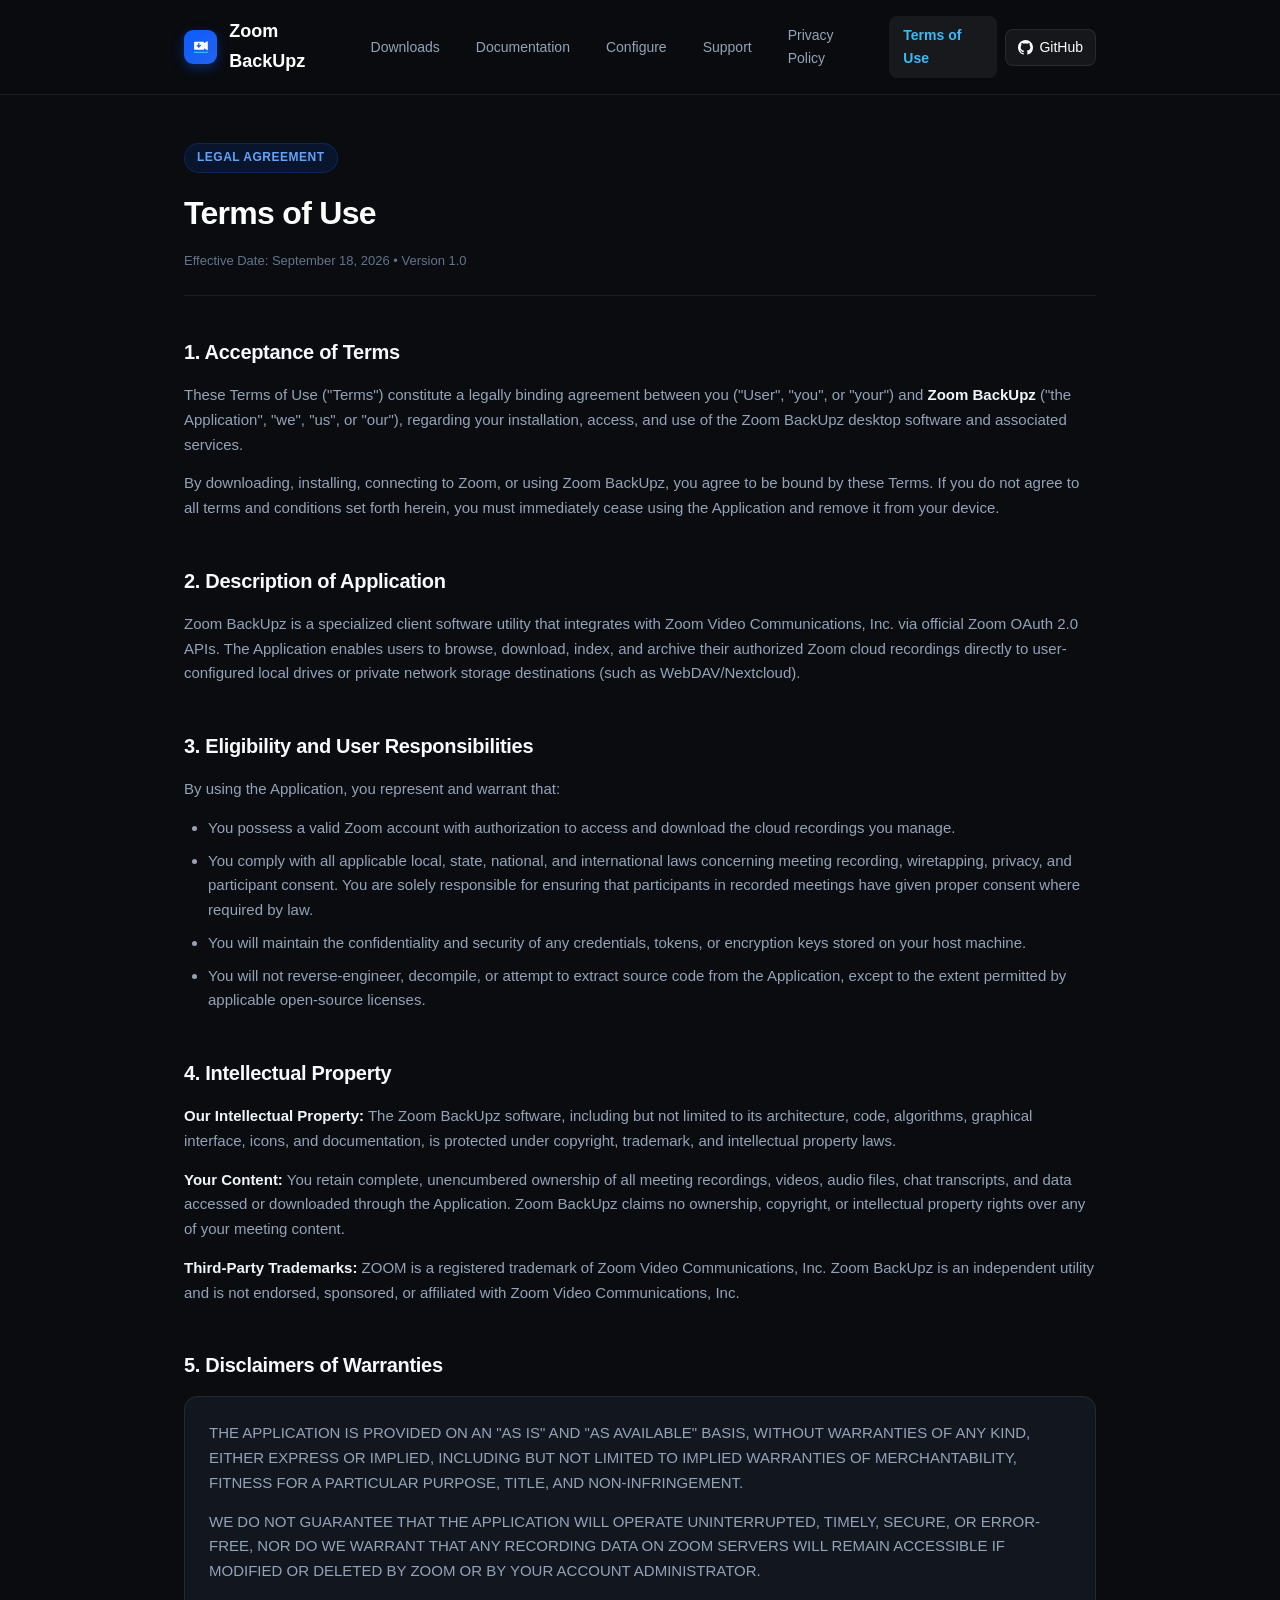
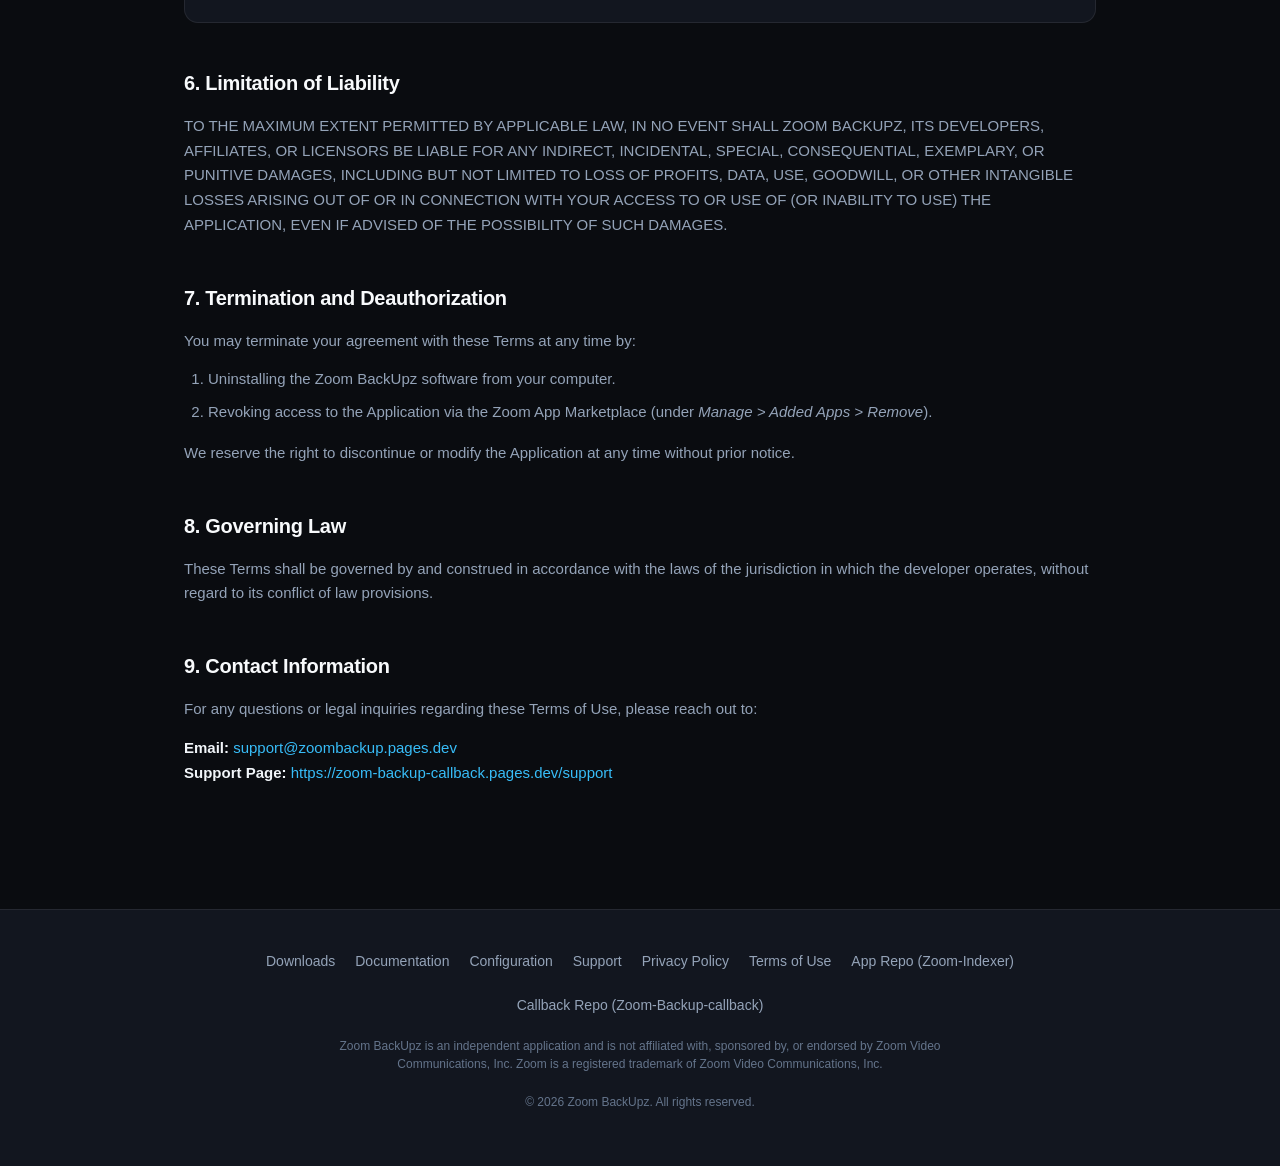
<file: terms.html>
<!DOCTYPE html>
<html lang="en">
<head>
  <meta name="zoom-domain-verification" content="ZOOM_verify_c60ad54d856440309299946bdbf1e6b2" />
  <meta charset="UTF-8" />
  <meta name="viewport" content="width=device-width, initial-scale=1.0" />
  <title>Terms of Use — Zoom BackUpz</title>
  <link rel="icon" type="image/svg+xml" href="/favicon.svg" />
  <link rel="stylesheet" href="/style.css" />
</head>
<body>
  <header>
    <div class="header-container">
      <a href="/" class="brand">
        <div class="brand-icon">
          <svg viewBox="0 0 32 32" width="22" height="22" fill="none">
            <path fill-rule="evenodd" clip-rule="evenodd" d="M20 7.5c.55 0 1 .45 1 1v1.6l5-3.3c.36-.24.84.02.84.45v13.5c0 .43-.48.69-.84.45l-5-3.3V19.5c0 .55-.45 1-1 1H6c-.55 0-1-.45-1-1V8.5c0-.55.45-1 1-1h14zm-7.5 10l-3.8-3.8 1.4-1.4 1.4 1.4V9.5h2v4.2l1.4-1.4 1.4 1.4-3.8 3.8z" fill="#FFFFFF"/>
            <path d="M5.5 24.5h21" stroke="#38BDF8" stroke-width="2.2" stroke-linecap="round"/>
          </svg>
        </div>
        <span>Zoom BackUpz</span>
      </a>
      <nav>
        <a href="/downloads">Downloads</a>
        <a href="/docs">Documentation</a>
        <a href="/configure">Configure</a>
        <a href="/support">Support</a>
        <a href="/privacy">Privacy Policy</a>
        <a href="/terms" class="active">Terms of Use</a>
        <a href="https://github.com/JTyrell/Zoom-Indexer" target="_blank" rel="noopener" class="github-link">
          <svg width="15" height="15" viewBox="0 0 24 24" fill="currentColor"><path d="M12 0C5.37 0 0 5.37 0 12c0 5.31 3.435 9.795 8.205 11.385.6.105.825-.255.825-.57 0-.285-.015-1.23-.015-2.235-3.015.555-3.795-.735-4.035-1.41-.135-.345-.72-1.41-1.23-1.695-.42-.225-1.02-.78-.015-.795.945-.015 1.62.87 1.845 1.23 1.08 1.815 2.805 1.305 3.495.99.105-.78.42-1.305.765-1.605-2.67-.3-5.46-1.335-5.46-5.925 0-1.305.465-2.385 1.23-3.225-.12-.3-.54-1.53.12-3.18 0 0 1.005-.315 3.3 1.23.96-.27 1.98-.405 3-.405s2.04.135 3 .405c2.295-1.56 3.3-1.23 3.3-1.23.66 1.65.24 2.88.12 3.18.765.84 1.23 1.905 1.23 3.225 0 4.605-2.805 5.625-5.475 5.925.435.375.81 1.095.81 2.22 0 1.605-.015 2.895-.015 3.3 0 .315.225.69.825.57A12.02 12.02 0 0024 12c0-6.63-5.37-12-12-12z"/></svg>
          GitHub
        </a>
      </nav>
    </div>
  </header>

  <main>
    <div class="page-header">
      <div class="badge">Legal Agreement</div>
      <h1>Terms of Use</h1>
      <div class="meta-date">Effective Date: September 18, 2026 • Version 1.0</div>
    </div>

    <section>
      <h2>1. Acceptance of Terms</h2>
      <p>These Terms of Use ("Terms") constitute a legally binding agreement between you ("User", "you", or "your") and <strong>Zoom BackUpz</strong> ("the Application", "we", "us", or "our"), regarding your installation, access, and use of the Zoom BackUpz desktop software and associated services.</p>
      <p>By downloading, installing, connecting to Zoom, or using Zoom BackUpz, you agree to be bound by these Terms. If you do not agree to all terms and conditions set forth herein, you must immediately cease using the Application and remove it from your device.</p>
    </section>

    <section>
      <h2>2. Description of Application</h2>
      <p>Zoom BackUpz is a specialized client software utility that integrates with Zoom Video Communications, Inc. via official Zoom OAuth 2.0 APIs. The Application enables users to browse, download, index, and archive their authorized Zoom cloud recordings directly to user-configured local drives or private network storage destinations (such as WebDAV/Nextcloud).</p>
    </section>

    <section>
      <h2>3. Eligibility and User Responsibilities</h2>
      <p>By using the Application, you represent and warrant that:</p>
      <ul>
        <li>You possess a valid Zoom account with authorization to access and download the cloud recordings you manage.</li>
        <li>You comply with all applicable local, state, national, and international laws concerning meeting recording, wiretapping, privacy, and participant consent. You are solely responsible for ensuring that participants in recorded meetings have given proper consent where required by law.</li>
        <li>You will maintain the confidentiality and security of any credentials, tokens, or encryption keys stored on your host machine.</li>
        <li>You will not reverse-engineer, decompile, or attempt to extract source code from the Application, except to the extent permitted by applicable open-source licenses.</li>
      </ul>
    </section>

    <section>
      <h2>4. Intellectual Property</h2>
      <p><strong>Our Intellectual Property:</strong> The Zoom BackUpz software, including but not limited to its architecture, code, algorithms, graphical interface, icons, and documentation, is protected under copyright, trademark, and intellectual property laws.</p>
      <p><strong>Your Content:</strong> You retain complete, unencumbered ownership of all meeting recordings, videos, audio files, chat transcripts, and data accessed or downloaded through the Application. Zoom BackUpz claims no ownership, copyright, or intellectual property rights over any of your meeting content.</p>
      <p><strong>Third-Party Trademarks:</strong> ZOOM is a registered trademark of Zoom Video Communications, Inc. Zoom BackUpz is an independent utility and is not endorsed, sponsored, or affiliated with Zoom Video Communications, Inc.</p>
    </section>

    <section>
      <h2>5. Disclaimers of Warranties</h2>
      <div class="card">
        <p>THE APPLICATION IS PROVIDED ON AN "AS IS" AND "AS AVAILABLE" BASIS, WITHOUT WARRANTIES OF ANY KIND, EITHER EXPRESS OR IMPLIED, INCLUDING BUT NOT LIMITED TO IMPLIED WARRANTIES OF MERCHANTABILITY, FITNESS FOR A PARTICULAR PURPOSE, TITLE, AND NON-INFRINGEMENT.</p>
        <p>WE DO NOT GUARANTEE THAT THE APPLICATION WILL OPERATE UNINTERRUPTED, TIMELY, SECURE, OR ERROR-FREE, NOR DO WE WARRANT THAT ANY RECORDING DATA ON ZOOM SERVERS WILL REMAIN ACCESSIBLE IF MODIFIED OR DELETED BY ZOOM OR BY YOUR ACCOUNT ADMINISTRATOR.</p>
      </div>
    </section>

    <section>
      <h2>6. Limitation of Liability</h2>
      <p>TO THE MAXIMUM EXTENT PERMITTED BY APPLICABLE LAW, IN NO EVENT SHALL ZOOM BACKUPZ, ITS DEVELOPERS, AFFILIATES, OR LICENSORS BE LIABLE FOR ANY INDIRECT, INCIDENTAL, SPECIAL, CONSEQUENTIAL, EXEMPLARY, OR PUNITIVE DAMAGES, INCLUDING BUT NOT LIMITED TO LOSS OF PROFITS, DATA, USE, GOODWILL, OR OTHER INTANGIBLE LOSSES ARISING OUT OF OR IN CONNECTION WITH YOUR ACCESS TO OR USE OF (OR INABILITY TO USE) THE APPLICATION, EVEN IF ADVISED OF THE POSSIBILITY OF SUCH DAMAGES.</p>
    </section>

    <section>
      <h2>7. Termination and Deauthorization</h2>
      <p>You may terminate your agreement with these Terms at any time by:</p>
      <ol>
        <li>Uninstalling the Zoom BackUpz software from your computer.</li>
        <li>Revoking access to the Application via the Zoom App Marketplace (under <em>Manage &gt; Added Apps &gt; Remove</em>).</li>
      </ol>
      <p>We reserve the right to discontinue or modify the Application at any time without prior notice.</p>
    </section>

    <section>
      <h2>8. Governing Law</h2>
      <p>These Terms shall be governed by and construed in accordance with the laws of the jurisdiction in which the developer operates, without regard to its conflict of law provisions.</p>
    </section>

    <section>
      <h2>9. Contact Information</h2>
      <p>For any questions or legal inquiries regarding these Terms of Use, please reach out to:</p>
      <p><strong>Email:</strong> <a href="mailto:support@zoombackup.pages.dev">support@zoombackup.pages.dev</a><br />
      <strong>Support Page:</strong> <a href="/support">https://zoom-backup-callback.pages.dev/support</a></p>
    </section>
  </main>

  <footer>
    <div class="footer-container">
      <div class="footer-links">
        <a href="/downloads">Downloads</a>
        <a href="/docs">Documentation</a>
        <a href="/configure">Configuration</a>
        <a href="/support">Support</a>
        <a href="/privacy">Privacy Policy</a>
        <a href="/terms">Terms of Use</a>
        <a href="https://github.com/JTyrell/Zoom-Indexer" target="_blank" rel="noopener">App Repo (Zoom-Indexer)</a>
        <a href="https://github.com/JTyrell/Zoom-Backup-callback" target="_blank" rel="noopener">Callback Repo (Zoom-Backup-callback)</a>
      </div>
      <p class="footer-disclaimer">
        Zoom BackUpz is an independent application and is not affiliated with, sponsored by, or endorsed by Zoom Video Communications, Inc. Zoom is a registered trademark of Zoom Video Communications, Inc.
      </p>
      <p style="font-size: 12px; color: var(--text-muted);">© 2026 Zoom BackUpz. All rights reserved.</p>
    </div>
  </footer>
</body>
</html>
</file>
<file: style.css>
:root {
  --bg-primary: #0a0c10;
  --bg-secondary: #12161f;
  --bg-tertiary: #1a202c;
  --border-color: rgba(255, 255, 255, 0.08);
  --border-highlight: rgba(11, 92, 255, 0.3);
  --text-primary: #ffffff;
  --text-secondary: #94a3b8;
  --text-muted: #64748b;
  --accent: #0b5cff;
  --accent-hover: #1d4ed8;
  --accent-light: rgba(11, 92, 255, 0.12);
  --success: #10b981;
  --warning: #f59e0b;
  --card-radius: 14px;
  --max-width: 960px;
}

* {
  margin: 0;
  padding: 0;
  box-sizing: border-box;
}

body {
  font-family: -apple-system, BlinkMacSystemFont, 'Segoe UI', Roboto, Helvetica, Arial, sans-serif;
  background-color: var(--bg-primary);
  color: var(--text-primary);
  line-height: 1.65;
  font-size: 15px;
  min-height: 100vh;
  display: flex;
  flex-direction: column;
}

/* Header & Nav */
header {
  border-bottom: 1px solid var(--border-color);
  background: rgba(10, 12, 16, 0.85);
  backdrop-filter: blur(12px);
  position: sticky;
  top: 0;
  z-index: 100;
}

.header-container {
  max-width: var(--max-width);
  margin: 0 auto;
  padding: 16px 24px;
  display: flex;
  align-items: center;
  justify-content: space-between;
}

.brand {
  display: flex;
  align-items: center;
  gap: 12px;
  text-decoration: none;
  color: var(--text-primary);
  font-weight: 700;
  font-size: 18px;
}

.brand-icon {
  width: 34px;
  height: 34px;
  background: linear-gradient(135deg, #0b5cff, #2563eb);
  border-radius: 9px;
  display: flex;
  align-items: center;
  justify-content: center;
  box-shadow: 0 4px 12px rgba(11, 92, 255, 0.35);
}

.brand-icon svg {
  width: 20px;
  height: 20px;
  fill: #ffffff;
}

nav {
  display: flex;
  align-items: center;
  gap: 8px;
}

nav a {
  color: var(--text-secondary);
  text-decoration: none;
  font-size: 14px;
  font-weight: 500;
  padding: 8px 14px;
  border-radius: 8px;
  transition: all 0.2s ease;
}

nav a:hover, nav a.active {
  color: #ffffff;
  background: rgba(255, 255, 255, 0.06);
}

nav a.active {
  color: #38bdf8;
  font-weight: 600;
}

.github-link {
  display: inline-flex;
  align-items: center;
  gap: 6px;
  background: rgba(255, 255, 255, 0.05);
  border: 1px solid var(--border-color);
  color: var(--text-primary);
  padding: 6px 12px;
  border-radius: 8px;
}

.github-link:hover {
  background: rgba(255, 255, 255, 0.12);
  color: #fff;
  text-decoration: none;
}

/* Main Container */
main {
  flex: 1;
  max-width: var(--max-width);
  width: 100%;
  margin: 0 auto;
  padding: 48px 24px 80px;
}

.page-header {
  margin-bottom: 40px;
  border-bottom: 1px solid var(--border-color);
  padding-bottom: 24px;
}

.badge {
  display: inline-flex;
  align-items: center;
  gap: 6px;
  background: var(--accent-light);
  color: #60a5fa;
  font-size: 12px;
  font-weight: 600;
  padding: 4px 12px;
  border-radius: 20px;
  margin-bottom: 14px;
  border: 1px solid rgba(11, 92, 255, 0.25);
  text-transform: uppercase;
  letter-spacing: 0.5px;
}

h1 {
  font-size: 32px;
  font-weight: 700;
  letter-spacing: -0.7px;
  margin-bottom: 10px;
  color: #ffffff;
}

.meta-date {
  font-size: 13px;
  color: var(--text-muted);
}

/* Sections & Typography */
section {
  margin-bottom: 44px;
}

h2 {
  font-size: 20px;
  font-weight: 600;
  color: #f8fafc;
  margin-bottom: 14px;
  display: flex;
  align-items: center;
  gap: 10px;
  letter-spacing: -0.3px;
}

h3 {
  font-size: 16px;
  font-weight: 600;
  color: #e2e8f0;
  margin: 20px 0 10px;
}

p {
  color: var(--text-secondary);
  margin-bottom: 14px;
}

ul, ol {
  color: var(--text-secondary);
  margin-bottom: 16px;
  padding-left: 24px;
}

li {
  margin-bottom: 8px;
}

strong {
  color: #f1f5f9;
}

a {
  color: #38bdf8;
  text-decoration: none;
  transition: color 0.15s;
}

a:hover {
  text-decoration: underline;
}

/* Callout & Cards */
.card {
  background: var(--bg-secondary);
  border: 1px solid var(--border-color);
  border-radius: var(--card-radius);
  padding: 24px;
  margin-bottom: 24px;
}

.callout {
  background: rgba(11, 92, 255, 0.06);
  border: 1px solid rgba(11, 92, 255, 0.25);
  border-left: 4px solid var(--accent);
  border-radius: 8px;
  padding: 16px 20px;
  margin: 20px 0;
}

.callout p {
  margin: 0;
  color: #cbd5e1;
  font-size: 14px;
}

.callout-title {
  font-weight: 600;
  color: #ffffff;
  margin-bottom: 4px !important;
}

.grid-2 {
  display: grid;
  grid-template-columns: 1fr 1fr;
  gap: 20px;
}

@media (max-width: 720px) {
  .grid-2 {
    grid-template-columns: 1fr;
  }
  .header-container {
    flex-direction: column;
    gap: 14px;
  }
  nav {
    flex-wrap: wrap;
    justify-content: center;
  }
}

/* Step cards */
.step-card {
  background: var(--bg-secondary);
  border: 1px solid var(--border-color);
  border-radius: var(--card-radius);
  padding: 24px;
  margin-bottom: 20px;
  display: flex;
  gap: 20px;
}

.step-number {
  width: 36px;
  height: 36px;
  border-radius: 50%;
  background: var(--accent);
  color: white;
  display: flex;
  align-items: center;
  justify-content: center;
  font-weight: 700;
  font-size: 15px;
  flex-shrink: 0;
}

.step-content {
  flex: 1;
}

.step-content h3 {
  margin-top: 0;
  margin-bottom: 8px;
}

/* Buttons */
.btn {
  display: inline-flex;
  align-items: center;
  gap: 8px;
  background: var(--accent);
  color: #ffffff;
  padding: 10px 20px;
  border-radius: 8px;
  font-weight: 600;
  font-size: 14px;
  border: none;
  cursor: pointer;
  text-decoration: none;
  transition: background 0.2s;
}

.btn:hover {
  background: var(--accent-hover);
  text-decoration: none;
}

.btn-outline {
  background: transparent;
  border: 1px solid var(--border-color);
  color: var(--text-primary);
}

.btn-outline:hover {
  background: rgba(255, 255, 255, 0.06);
}

/* Code styling */
code {
  font-family: ui-monospace, SFMono-Regular, Menlo, Monaco, Consolas, monospace;
  font-size: 13px;
  background: rgba(255, 255, 255, 0.08);
  padding: 2px 6px;
  border-radius: 4px;
  color: #38bdf8;
}

/* Footer */
footer {
  border-top: 1px solid var(--border-color);
  background: var(--bg-secondary);
  padding: 40px 24px;
  margin-top: auto;
}

.footer-container {
  max-width: var(--max-width);
  margin: 0 auto;
  display: flex;
  flex-direction: column;
  gap: 20px;
  text-align: center;
}

.footer-links {
  display: flex;
  justify-content: center;
  flex-wrap: wrap;
  gap: 20px;
}

.footer-links a {
  color: var(--text-secondary);
  font-size: 14px;
}

.footer-links a:hover {
  color: #ffffff;
}

.footer-disclaimer {
  font-size: 12px;
  color: var(--text-muted);
  max-width: 680px;
  margin: 0 auto;
  line-height: 1.5;
}
</file>
